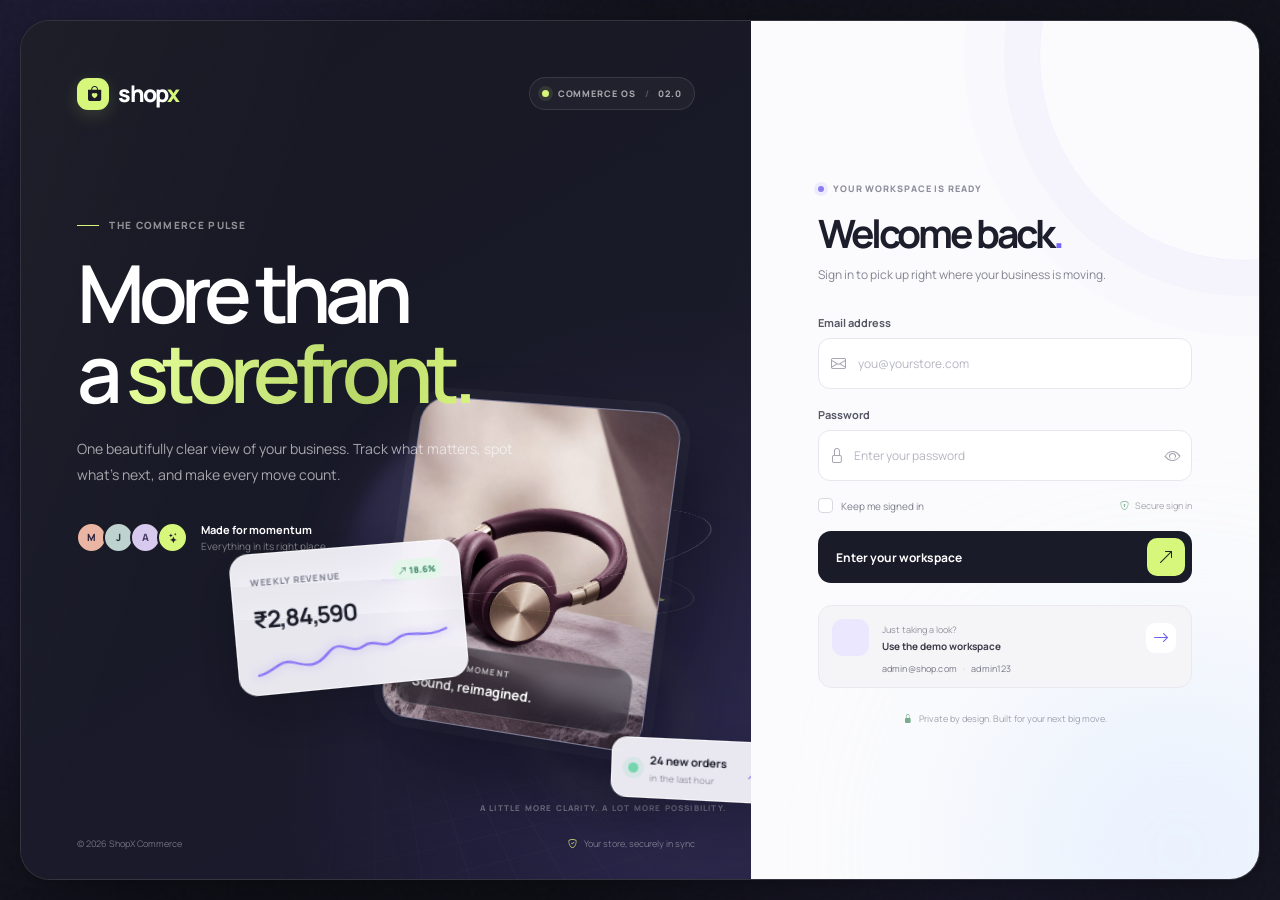
<file: index.html>
<!DOCTYPE html>
<html lang="en">
<head>
    <meta charset="UTF-8">
    <meta name="viewport" content="width=device-width, initial-scale=1.0">
    <meta name="theme-color" content="#11121b">
    <meta name="description" content="ShopX brings every part of your store into focus.">
    <title>ShopX — Commerce, in focus</title>
    <link rel="preconnect" href="https://fonts.googleapis.com">
    <link rel="preconnect" href="https://fonts.gstatic.com" crossorigin>
    <link href="https://fonts.googleapis.com/css2?family=Manrope:wght@400;500;600;700;800&display=swap" rel="stylesheet">
    <link href="https://cdn.jsdelivr.net/npm/bootstrap-icons@1.11.3/font/bootstrap-icons.css" rel="stylesheet">
    <link href="css/style.css" rel="stylesheet">
</head>
<body class="login-body">
    <div class="login-noise" aria-hidden="true"></div>
    <div class="login-shell">
        <section class="login-story" aria-labelledby="story-title">
            <div class="story-topline">
                <a class="brand brand-light" href="index.html" aria-label="ShopX home">
                    <span class="brand-mark"><i class="bi bi-bag-heart-fill" aria-hidden="true"></i></span>
                    <span>shop<span class="brand-accent">x</span></span>
                </a>
                <span class="workspace-chip"><span class="status-dot"></span> COMMERCE OS <span class="chip-divider">/</span> 02.0</span>
            </div>

            <div class="story-content">
                <p class="eyebrow"><span class="eyebrow-rule"></span> THE COMMERCE PULSE</p>
                <h1 id="story-title">More than<br>a <span>storefront.</span></h1>
                <p class="story-description">One beautifully clear view of your business. Track what matters, spot what’s next, and make every move count.</p>
                <div class="story-proof">
                    <div class="proof-avatars" aria-hidden="true">
                        <span class="proof-avatar proof-avatar-one">M</span>
                        <span class="proof-avatar proof-avatar-two">J</span>
                        <span class="proof-avatar proof-avatar-three">A</span>
                        <span class="proof-avatar proof-avatar-four"><i class="bi bi-stars"></i></span>
                    </div>
                    <div><strong>Made for momentum</strong><span>Everything in its right place.</span></div>
                </div>
            </div>

            <div class="login-stage" aria-hidden="true">
                <div class="stage-grid"></div>
                <div class="stage-aura stage-aura-one"></div>
                <div class="stage-aura stage-aura-two"></div>
                <div class="stage-orbit stage-orbit-one"><span></span></div>
                <div class="stage-orbit stage-orbit-two"><span></span></div>
                <div class="stage-object">
                    <div class="stage-object-rim"></div>
                    <img src="assets/shopx-headphones.jpg" alt="">
                    <div class="stage-object-label"><span>SHOP THE MOMENT</span><strong>Sound, reimagined.</strong></div>
                </div>
                <div class="stage-insight-card">
                    <div class="stage-insight-top"><span>WEEKLY REVENUE</span><span class="insight-growth"><i class="bi bi-arrow-up-right"></i> 18.6%</span></div>
                    <strong>₹2,84,590</strong>
                    <svg viewBox="0 0 160 42" preserveAspectRatio="none">
                        <path class="sparkline-shadow" d="M1 34 C15 31 18 19 30 24 S48 31 59 17 S77 22 88 14 S105 21 116 10 S140 13 159 3"></path>
                        <path class="sparkline-line" d="M1 34 C15 31 18 19 30 24 S48 31 59 17 S77 22 88 14 S105 21 116 10 S140 13 159 3"></path>
                    </svg>
                </div>
                <div class="stage-order-pill"><span class="pill-pulse"></span><span><strong>24 new orders</strong><small>in the last hour</small></span><i class="bi bi-arrow-up-right"></i></div>
                <div class="stage-caption">A LITTLE MORE CLARITY. A LOT MORE POSSIBILITY.</div>
            </div>

            <div class="story-footer"><span>© 2026 ShopX Commerce</span><span><i class="bi bi-shield-check"></i> Your store, securely in sync</span></div>
        </section>

        <section class="login-panel" aria-labelledby="login-title">
            <div class="login-panel-inner">
                <a class="brand brand-dark mobile-brand" href="index.html" aria-label="ShopX home">
                    <span class="brand-mark"><i class="bi bi-bag-heart-fill" aria-hidden="true"></i></span>
                    <span>shop<span class="brand-accent">x</span></span>
                </a>
                <div class="login-heading">
                    <span class="login-kicker"><span class="login-kicker-dot"></span> YOUR WORKSPACE IS READY</span>
                    <h2 id="login-title">Welcome back<span>.</span></h2>
                    <p>Sign in to pick up right where your business is moving.</p>
                </div>

                <div id="login-alert" class="login-alert" role="alert" aria-live="polite" hidden>
                    <i class="bi bi-exclamation-circle-fill" aria-hidden="true"></i>
                    <span>That email and password don’t match. Try the demo details below.</span>
                </div>

                <form id="login-form" class="login-form">
                    <div class="field-group">
                        <label for="email">Email address</label>
                        <div class="field-wrap">
                            <i class="bi bi-envelope" aria-hidden="true"></i>
                            <input type="email" id="email" name="email" placeholder="you@yourstore.com" autocomplete="username" required>
                        </div>
                    </div>
                    <div class="field-group">
                        <label for="password">Password</label>
                        <div class="field-wrap">
                            <i class="bi bi-lock" aria-hidden="true"></i>
                            <input type="password" id="password" name="password" placeholder="Enter your password" autocomplete="current-password" required>
                            <button class="password-toggle" id="passwordToggle" type="button" aria-label="Show password"><i class="bi bi-eye" aria-hidden="true"></i></button>
                        </div>
                    </div>
                    <div class="form-options">
                        <label class="check-label"><input type="checkbox" id="remember"><span class="custom-check"><i class="bi bi-check"></i></span> Keep me signed in</label>
                        <span class="secure-note"><i class="bi bi-shield-lock" aria-hidden="true"></i> Secure sign in</span>
                    </div>
                    <button type="submit" class="login-submit">
                        <span class="submit-label">Enter your workspace</span>
                        <span class="submit-icon"><i class="bi bi-arrow-up-right" aria-hidden="true"></i></span>
                    </button>
                </form>

                <div class="demo-access">
                    <div class="demo-icon"><i class="bi bi-sparkles" aria-hidden="true"></i></div>
                    <div class="demo-copy"><span>Just taking a look?</span><strong>Use the demo workspace</strong></div>
                    <button id="demoAutofill" type="button" aria-label="Fill demo credentials"><i class="bi bi-arrow-right" aria-hidden="true"></i></button>
                    <div class="demo-credentials">admin@shop.com <span>·</span> admin123</div>
                </div>

                <p class="login-footnote"><i class="bi bi-lock-fill" aria-hidden="true"></i> Private by design. Built for your next big move.</p>
            </div>
            <div class="panel-glow" aria-hidden="true"></div>
        </section>
    </div>
    <script src="js/login.js"></script>
</body>
</html>
</file>
<file: css/style.css>
/* ShopX — a calmer, clearer commerce workspace */
:root {
    --ink: #1d1e2c;
    --ink-soft: #454657;
    --muted: #858797;
    --muted-light: #a5a6b3;
    --canvas: #f5f5f8;
    --paper: #ffffff;
    --line: #e9e9ef;
    --night: #151620;
    --night-soft: #202130;
    --violet: #7668f5;
    --violet-deep: #594be3;
    --lime: #d7f67c;
    --mint: #75d6ad;
    --orange: #f6a77d;
    --blue: #80a7ff;
    --ease: cubic-bezier(.2, .75, .25, 1);
    font-family: 'Manrope', -apple-system, BlinkMacSystemFont, 'Segoe UI', sans-serif;
    color: var(--ink);
    font-synthesis: none;
    text-rendering: optimizeLegibility;
    -webkit-font-smoothing: antialiased;
    -moz-osx-font-smoothing: grayscale;
}

*,
*::before,
*::after {
    box-sizing: border-box;
}

html {
    scroll-behavior: smooth;
    scroll-padding-top: 96px;
}

body {
    min-width: 320px;
    margin: 0;
    font-family: inherit;
}

button,
input {
    font: inherit;
}

button,
a {
    -webkit-tap-highlight-color: transparent;
}

a {
    color: inherit;
}

button:focus-visible,
a:focus-visible,
input:focus-visible {
    outline: 3px solid rgba(118, 104, 245, .42);
    outline-offset: 3px;
}

/* ---------- Sign in ---------- */
.login-body {
    min-height: 100vh;
    display: grid;
    place-items: center;
    overflow-x: hidden;
    padding: 20px;
    color: #fff;
    background:
        radial-gradient(ellipse at 9% 8%, rgba(95, 83, 197, .17), transparent 33%),
        radial-gradient(ellipse at 78% 94%, rgba(115, 89, 196, .14), transparent 32%),
        #11121b;
    position: relative;
}

.login-body::before,
.login-body::after {
    content: '';
    position: fixed;
    z-index: 0;
    pointer-events: none;
}

.login-body::before {
    inset: 0;
    opacity: .26;
    background-image: linear-gradient(rgba(255, 255, 255, .025) 1px, transparent 1px), linear-gradient(90deg, rgba(255, 255, 255, .025) 1px, transparent 1px);
    background-size: 54px 54px;
    mask-image: linear-gradient(115deg, #000 0%, transparent 78%);
}

.login-body::after {
    width: 500px;
    height: 500px;
    left: -210px;
    top: 35%;
    border-radius: 50%;
    background: rgba(104, 88, 223, .10);
    filter: blur(90px);
}

.login-noise {
    position: fixed;
    inset: 0;
    pointer-events: none;
    z-index: 1;
    opacity: .075;
    background-image: url("data:image/svg+xml,%3Csvg viewBox='0 0 180 180' xmlns='http://www.w3.org/2000/svg'%3E%3Cfilter id='n'%3E%3CfeTurbulence type='fractalNoise' baseFrequency='.92' numOctaves='3' stitchTiles='stitch'/%3E%3C/filter%3E%3Crect width='100%25' height='100%25' filter='url(%23n)' opacity='.32'/%3E%3C/svg%3E");
}

.login-shell {
    isolation: isolate;
    position: relative;
    z-index: 2;
    display: grid;
    grid-template-columns: minmax(0, 1.18fr) minmax(430px, .82fr);
    width: min(1480px, 100%);
    min-height: min(900px, max(720px, calc(100vh - 40px)));
    overflow: hidden;
    border: 1px solid rgba(255, 255, 255, .12);
    border-radius: 30px;
    background: #171822;
    box-shadow: 0 36px 110px rgba(0, 0, 0, .44), 0 2px 10px rgba(0, 0, 0, .16);
    animation: shell-appear .85s var(--ease) both;
}

.login-story {
    position: relative;
    min-width: 0;
    overflow: hidden;
    display: flex;
    flex-direction: column;
    padding: clamp(34px, 4.4vw, 68px);
    background:
        radial-gradient(ellipse at 89% 85%, rgba(88, 76, 180, .21), transparent 43%),
        linear-gradient(148deg, #171822 0%, #191a28 55%, #1c1a31 100%);
}

.login-story::before {
    content: '';
    position: absolute;
    inset: 0;
    pointer-events: none;
    background: linear-gradient(110deg, rgba(255, 255, 255, .027), transparent 33%, transparent 75%, rgba(255, 255, 255, .025));
}

.story-topline,
.brand {
    display: flex;
    align-items: center;
}

.story-topline {
    position: relative;
    z-index: 5;
    justify-content: space-between;
}

.brand {
    width: fit-content;
    gap: 9px;
    text-decoration: none;
    font-size: 23px;
    line-height: 1;
    letter-spacing: -.075em;
    font-weight: 800;
}

.brand-light {
    color: #fff;
}

.brand-dark {
    color: var(--ink);
}

.brand-mark {
    width: 32px;
    height: 32px;
    display: grid;
    place-items: center;
    border-radius: 11px;
    color: #191a25;
    background: var(--lime);
    font-size: 15px;
    box-shadow: 0 5px 18px rgba(215, 246, 124, .16);
}

.brand-accent {
    color: var(--lime);
}

.brand-dark .brand-accent,
.brand-footer .brand-accent {
    color: var(--violet);
}

.workspace-chip,
.eyebrow,
.login-kicker,
.section-eyebrow,
.hero-kicker,
.panel-overline {
    letter-spacing: .13em;
    font-size: 10px;
    font-weight: 800;
}

.workspace-chip {
    display: inline-flex;
    align-items: center;
    gap: 9px;
    padding: 9px 12px;
    color: rgba(255, 255, 255, .6);
    border: 1px solid rgba(255, 255, 255, .11);
    border-radius: 99px;
    background: rgba(255, 255, 255, .035);
    letter-spacing: .1em;
    font-size: 9px;
}

.status-dot,
.eyebrow-live,
.login-kicker-dot,
.hero-kicker-dot,
.footnote-live {
    display: inline-block;
    width: 7px;
    height: 7px;
    flex: 0 0 auto;
    border-radius: 50%;
    background: var(--lime);
    box-shadow: 0 0 0 4px rgba(215, 246, 124, .1);
}

.chip-divider {
    opacity: .35;
}

.story-content {
    position: relative;
    z-index: 3;
    max-width: 620px;
    margin-top: clamp(66px, 12vh, 132px);
    animation: content-rise .8s .1s var(--ease) both;
}

.eyebrow {
    display: flex;
    align-items: center;
    gap: 10px;
    margin: 0 0 21px;
    color: rgba(255, 255, 255, .52);
}

.eyebrow-rule {
    width: 22px;
    height: 1px;
    background: var(--lime);
}

.story-content h1 {
    margin: 0;
    font-size: clamp(3.35rem, 6.25vw, 6.1rem);
    line-height: .99;
    letter-spacing: -.083em;
    font-weight: 600;
}

.story-content h1 span {
    color: #d3f27e;
    background: linear-gradient(100deg, #e6ff9c, #b8d867 70%, #d9f57f);
    background-clip: text;
    -webkit-text-fill-color: transparent;
}

.story-description {
    max-width: 445px;
    margin: 24px 0 0;
    color: rgba(255, 255, 255, .61);
    font-size: 14px;
    line-height: 1.9;
}

.story-proof {
    display: flex;
    align-items: center;
    gap: 13px;
    margin-top: 33px;
}

.proof-avatars {
    display: flex;
    padding-left: 3px;
}

.proof-avatar {
    width: 31px;
    height: 31px;
    margin-left: -4px;
    display: grid;
    place-items: center;
    border: 2px solid #1a1b27;
    border-radius: 50%;
    color: #2c2540;
    font-size: 10px;
    font-weight: 800;
    background: #eab6a3;
}

.proof-avatar-two { background: #bed2d0; color: #263b39; }
.proof-avatar-three { background: #d7caee; color: #493d66; }
.proof-avatar-four { color: #20212a; background: var(--lime); }

.story-proof > div:last-child {
    display: grid;
    gap: 2px;
}

.story-proof strong {
    font-size: 11px;
    font-weight: 700;
}

.story-proof > div:last-child span {
    color: rgba(255, 255, 255, .43);
    font-size: 10px;
}

.login-stage {
    position: absolute;
    z-index: 2;
    right: -1.5%;
    bottom: 68px;
    width: min(610px, 69%);
    height: 48%;
    min-height: 300px;
    perspective: 1000px;
    transform-style: preserve-3d;
    animation: stage-appear 1.1s .18s var(--ease) both;
}

.stage-grid {
    position: absolute;
    inset: 0 -10% -12% 0;
    opacity: .2;
    background-image: linear-gradient(rgba(255, 255, 255, .13) 1px, transparent 1px), linear-gradient(90deg, rgba(255, 255, 255, .13) 1px, transparent 1px);
    background-size: 42px 42px;
    transform: perspective(600px) rotateX(61deg) rotateZ(-20deg) translateY(34%);
    transform-origin: bottom;
    mask-image: radial-gradient(ellipse, #000 0%, transparent 71%);
}

.stage-aura {
    position: absolute;
    border-radius: 50%;
    filter: blur(7px);
    transform-style: preserve-3d;
}

.stage-aura-one {
    width: 310px;
    height: 310px;
    top: 4%;
    right: 21%;
    background: radial-gradient(circle at 35% 30%, rgba(188, 173, 255, .24), rgba(121, 95, 251, .08) 39%, transparent 70%);
    box-shadow: inset -18px -24px 45px rgba(111, 90, 214, .12), 0 0 70px rgba(111, 90, 214, .08);
    animation: aura-breathe 6s ease-in-out infinite alternate;
}

.stage-aura-two {
    width: 154px;
    height: 154px;
    right: 15%;
    bottom: 4%;
    border: 1px solid rgba(215, 246, 124, .2);
    box-shadow: 0 0 54px rgba(215, 246, 124, .08), inset 0 0 36px rgba(215, 246, 124, .045);
    transform: translateZ(-30px);
}

.stage-orbit {
    position: absolute;
    z-index: 2;
    top: 10%;
    right: 4%;
    width: 390px;
    height: 210px;
    border: 1px solid rgba(227, 222, 255, .3);
    border-radius: 50%;
    transform-style: preserve-3d;
    transform: rotateX(68deg) rotateZ(-31deg);
    animation: orbit-drift 12s linear infinite;
}

.stage-orbit-two {
    top: 23%;
    right: 13%;
    width: 315px;
    height: 170px;
    opacity: .58;
    border-color: rgba(215, 246, 124, .3);
    transform: rotateX(70deg) rotateZ(27deg);
    animation-duration: 17s;
    animation-direction: reverse;
}

.stage-orbit span {
    position: absolute;
    top: 50%;
    left: 4%;
    width: 10px;
    height: 10px;
    border-radius: 50%;
    background: #eee6ff;
    box-shadow: 0 0 18px #a79aff;
}

.stage-orbit-two span {
    left: auto;
    right: 8%;
    width: 7px;
    height: 7px;
    background: var(--lime);
    box-shadow: 0 0 15px rgba(215, 246, 124, .9);
}

.stage-object {
    position: absolute;
    z-index: 4;
    top: 4%;
    right: 19%;
    width: clamp(190px, 21vw, 255px);
    height: clamp(235px, 29vw, 315px);
    overflow: hidden;
    border: 1px solid rgba(255, 255, 255, .34);
    border-radius: 27px;
    background: #403d61;
    box-shadow: 28px 38px 72px rgba(0, 0, 0, .4), 0 0 0 9px rgba(255, 255, 255, .035), inset 0 1px 0 rgba(255, 255, 255, .35);
    transform: rotateY(-14deg) rotateX(4deg) rotateZ(7deg) translateZ(55px);
    transform-style: preserve-3d;
    animation: object-float 6.5s ease-in-out infinite;
}

.stage-object::before {
    content: '';
    position: absolute;
    z-index: 2;
    inset: 0;
    pointer-events: none;
    background: linear-gradient(148deg, rgba(255, 255, 255, .21), transparent 34%, transparent 68%, rgba(10, 8, 25, .36));
}

.stage-object img {
    display: block;
    width: 100%;
    height: 100%;
    object-fit: cover;
    filter: saturate(.82) contrast(1.04);
}

.stage-object-label {
    position: absolute;
    z-index: 3;
    right: 13px;
    bottom: 13px;
    left: 13px;
    display: grid;
    gap: 4px;
    padding: 13px 14px;
    border: 1px solid rgba(255, 255, 255, .2);
    border-radius: 15px;
    color: #fff;
    background: rgba(22, 22, 31, .45);
    backdrop-filter: blur(12px);
}

.stage-object-label span {
    color: rgba(255, 255, 255, .68);
    font-size: 8px;
    font-weight: 800;
    letter-spacing: .15em;
}

.stage-object-label strong {
    font-size: 13px;
    letter-spacing: -.02em;
}

.stage-insight-card,
.stage-order-pill {
    position: absolute;
    z-index: 5;
    border: 1px solid rgba(255, 255, 255, .65);
    color: var(--ink);
    background: rgba(250, 249, 255, .92);
    box-shadow: 0 18px 45px rgba(7, 7, 16, .27);
    backdrop-filter: blur(18px);
}

.stage-insight-card {
    top: 37%;
    left: 1%;
    width: 206px;
    padding: 15px 16px 10px;
    border-radius: 17px;
    transform: translateZ(95px) rotateY(8deg) rotateZ(-5deg);
    animation: float-slow 5s 1s ease-in-out infinite;
}

.stage-insight-top {
    display: flex;
    justify-content: space-between;
    align-items: center;
    color: #818292;
    font-size: 8px;
    font-weight: 800;
    letter-spacing: .09em;
}

.insight-growth {
    padding: 4px 6px;
    border-radius: 99px;
    color: #348565;
    background: #e4f6e9;
    letter-spacing: 0;
    font-size: 8px;
}

.stage-insight-card > strong {
    display: block;
    margin-top: 10px;
    font-size: 21px;
    letter-spacing: -.06em;
}

.stage-insight-card svg {
    display: block;
    width: 100%;
    height: 37px;
    margin-top: 6px;
    overflow: visible;
}

.stage-insight-card svg path {
    fill: none;
    stroke: #8a78f6;
    stroke-width: 2.4;
    stroke-linecap: round;
    stroke-dasharray: 240;
    stroke-dashoffset: 240;
    animation: draw-line 1.6s .65s var(--ease) forwards;
}

.stage-insight-card svg .sparkline-shadow {
    stroke: rgba(138, 120, 246, .13);
    stroke-width: 9;
    filter: blur(4px);
    stroke-dashoffset: 0;
}

.stage-order-pill {
    right: 3%;
    bottom: 8%;
    display: flex;
    align-items: center;
    gap: 10px;
    padding: 12px 14px;
    border-radius: 14px;
    transform: translateZ(115px) rotateY(-5deg) rotateZ(2deg);
    animation: float-slow 5.8s .4s ease-in-out infinite reverse;
}

.pill-pulse,
.orders-pulse {
    width: 9px;
    height: 9px;
    flex: 0 0 auto;
    border-radius: 50%;
    background: #75d6ad;
    box-shadow: 0 0 0 5px rgba(117, 214, 173, .15);
}

.stage-order-pill > span:nth-child(2) {
    display: grid;
    gap: 3px;
}

.stage-order-pill strong {
    font-size: 10px;
}

.stage-order-pill small {
    color: #8c8d99;
    font-size: 8px;
}

.stage-order-pill > i {
    margin-left: 8px;
    color: #6c5feb;
    font-size: 13px;
}

.stage-caption {
    position: absolute;
    right: 7%;
    bottom: -2px;
    color: rgba(255, 255, 255, .35);
    font-size: 8px;
    font-weight: 800;
    letter-spacing: .15em;
}

.story-footer {
    position: absolute;
    z-index: 5;
    right: clamp(34px, 4.4vw, 68px);
    bottom: 29px;
    left: clamp(34px, 4.4vw, 68px);
    display: flex;
    justify-content: space-between;
    gap: 12px;
    color: rgba(255, 255, 255, .39);
    font-size: 9px;
}

.story-footer i {
    margin-right: 5px;
    color: var(--lime);
}

.login-panel {
    position: relative;
    z-index: 4;
    display: flex;
    align-items: center;
    justify-content: center;
    min-width: 0;
    overflow: hidden;
    padding: clamp(34px, 5.2vw, 76px);
    color: var(--ink);
    background: #fbfbfd;
}

.login-panel::before {
    content: '';
    position: absolute;
    top: -170px;
    right: -190px;
    width: 410px;
    height: 410px;
    border: 1px solid rgba(118, 104, 245, .08);
    border-radius: 50%;
    box-shadow: 0 0 0 35px rgba(118, 104, 245, .025), 0 0 0 75px rgba(118, 104, 245, .018);
    pointer-events: none;
}

.panel-glow {
    position: absolute;
    right: -120px;
    bottom: -170px;
    width: 400px;
    height: 400px;
    border-radius: 50%;
    background: rgba(211, 230, 255, .4);
    filter: blur(90px);
    pointer-events: none;
}

.login-panel-inner {
    position: relative;
    z-index: 2;
    width: min(405px, 100%);
    margin: auto;
    animation: content-rise .75s .2s var(--ease) both;
}

.mobile-brand {
    display: none;
    margin-bottom: 42px;
}

.login-heading {
    margin-bottom: 30px;
}

.login-kicker {
    display: inline-flex;
    align-items: center;
    gap: 9px;
    color: #8c8c9c;
    font-size: 9px;
    letter-spacing: .1em;
}

.login-kicker-dot {
    width: 6px;
    height: 6px;
    background: #8b7cf4;
    box-shadow: 0 0 0 4px rgba(118, 104, 245, .1);
}

.login-heading h2 {
    margin: 14px 0 8px;
    font-size: clamp(31px, 3.2vw, 39px);
    line-height: 1.16;
    letter-spacing: -.075em;
    font-weight: 700;
}

.login-heading h2 span {
    color: var(--violet);
}

.login-heading p {
    margin: 0;
    color: #858593;
    font-size: 12px;
    line-height: 1.75;
}

.login-alert {
    display: flex;
    align-items: flex-start;
    gap: 9px;
    margin: -12px 0 18px;
    padding: 11px 13px;
    border: 1px solid #ffd8d1;
    border-radius: 12px;
    color: #9f493e;
    background: #fff3f0;
    font-size: 11px;
    line-height: 1.55;
}

.login-alert[hidden] {
    display: none;
}

.login-alert i {
    margin-top: 1px;
    font-size: 13px;
}

.login-form {
    display: grid;
    gap: 18px;
}

.field-group {
    display: grid;
    gap: 8px;
}

.field-group > label {
    color: #565766;
    font-size: 11px;
    font-weight: 700;
}

.field-wrap {
    position: relative;
    display: flex;
    align-items: center;
    height: 51px;
    border: 1px solid #e7e7ed;
    border-radius: 12px;
    background: #fff;
    transition: border-color .2s ease, box-shadow .2s ease, transform .2s ease;
}

.field-wrap:focus-within {
    border-color: #9a8ef6;
    box-shadow: 0 0 0 4px rgba(118, 104, 245, .1);
}

.field-wrap > i:first-child {
    width: 44px;
    display: grid;
    place-items: center;
    color: #a2a3b0;
    font-size: 15px;
}

.field-wrap input {
    width: 100%;
    min-width: 0;
    height: 100%;
    padding: 0 12px 0 0;
    border: 0;
    outline: 0;
    color: var(--ink);
    background: transparent;
    font-size: 12px;
}

.field-wrap input::placeholder {
    color: #b5b6c1;
}

.field-wrap input:focus-visible {
    outline: 0;
}

.password-toggle {
    width: 42px;
    height: 100%;
    border: 0;
    color: #a2a3b0;
    background: transparent;
    cursor: pointer;
}

.password-toggle:hover {
    color: var(--violet);
}

.form-options {
    display: flex;
    align-items: center;
    justify-content: space-between;
    gap: 12px;
    margin-top: -1px;
}

.check-label {
    display: inline-flex;
    align-items: center;
    gap: 8px;
    color: #7e7f8d;
    font-size: 10px;
    cursor: pointer;
}

.check-label input {
    position: absolute;
    width: 1px;
    height: 1px;
    opacity: 0;
}

.custom-check {
    width: 15px;
    height: 15px;
    display: grid;
    place-items: center;
    border: 1px solid #d9d9e1;
    border-radius: 4px;
    color: transparent;
    background: #fff;
    transition: all .18s ease;
}

.custom-check i {
    font-size: 10px;
}

.check-label input:checked + .custom-check {
    border-color: var(--violet);
    color: #fff;
    background: var(--violet);
}

.check-label input:focus-visible + .custom-check {
    outline: 3px solid rgba(118, 104, 245, .3);
    outline-offset: 2px;
}

.secure-note {
    color: #a4a4af;
    font-size: 9px;
}

.secure-note i {
    margin-right: 4px;
    color: #73ae8d;
}

.login-submit {
    min-height: 52px;
    display: flex;
    align-items: center;
    justify-content: space-between;
    padding: 6px 7px 6px 18px;
    border: 0;
    border-radius: 13px;
    color: #fff;
    background: #1a1b28;
    cursor: pointer;
    font-size: 12px;
    font-weight: 700;
    transition: transform .24s var(--ease), box-shadow .24s ease, background .2s ease;
}

.login-submit:hover:not(:disabled) {
    transform: translateY(-2px);
    background: #27283a;
    box-shadow: 0 12px 24px rgba(32, 32, 52, .19);
}

.login-submit:disabled {
    cursor: wait;
    opacity: .82;
}

.submit-icon.is-spinning i {
    animation: icon-spin 1s linear infinite;
}

.submit-icon {
    width: 38px;
    height: 38px;
    display: grid;
    place-items: center;
    border-radius: 10px;
    color: #20212b;
    background: var(--lime);
    font-size: 16px;
    transition: transform .2s ease;
}

.login-submit:hover:not(:disabled) .submit-icon {
    transform: rotate(45deg);
}

.demo-access {
    display: grid;
    grid-template-columns: 39px minmax(0, 1fr) 32px;
    grid-template-rows: auto auto;
    align-items: center;
    column-gap: 11px;
    row-gap: 6px;
    margin-top: 22px;
    padding: 13px 13px 12px;
    border: 1px solid #e9e9ef;
    border-radius: 14px;
    background: #f5f5f8;
}

.demo-icon {
    width: 37px;
    height: 37px;
    display: grid;
    grid-row: 1;
    grid-column: 1;
    place-items: center;
    border-radius: 11px;
    color: #6b5de7;
    background: #eae7ff;
    font-size: 15px;
}

.demo-copy {
    display: grid;
    gap: 3px;
    grid-row: 1;
    grid-column: 2;
}

.demo-copy span {
    color: #92929f;
    font-size: 9px;
}

.demo-copy strong {
    color: #3c3c4b;
    font-size: 10px;
}

.demo-access > button {
    width: 30px;
    height: 30px;
    display: grid;
    grid-row: 1;
    grid-column: 3;
    place-items: center;
    border: 0;
    border-radius: 9px;
    color: #6d5fe9;
    background: #fff;
    cursor: pointer;
    transition: transform .2s ease, background .2s ease;
}

.demo-access > button:hover {
    transform: translateX(2px);
    background: #eceaff;
}

.demo-credentials {
    grid-row: 2;
    grid-column: 2 / 4;
    color: #777887;
    font-size: 9px;
    letter-spacing: .015em;
}

.demo-credentials span {
    padding: 0 4px;
    color: #b1b1bc;
}

.login-footnote {
    display: flex;
    align-items: center;
    justify-content: center;
    gap: 7px;
    margin: 24px 0 0;
    color: #a2a2ae;
    font-size: 9px;
}

.login-footnote i {
    color: #78ac8c;
}

.login-form.is-shaking {
    animation: shake-x .42s ease;
}

/* ---------- Store dashboard ---------- */
.dashboard-body {
    min-height: 100vh;
    color: var(--ink);
    background:
        radial-gradient(ellipse at 98% 0%, rgba(118, 104, 245, .04), transparent 30%),
        var(--canvas);
}

.scroll-progress {
    position: fixed;
    z-index: 2000;
    top: 0;
    right: 0;
    left: 0;
    height: 3px;
    pointer-events: none;
    background: transparent;
}

.scroll-progress span {
    display: block;
    width: 0;
    height: 100%;
    background: linear-gradient(90deg, var(--violet), #a68bff 48%, var(--lime));
    box-shadow: 0 0 12px rgba(118, 104, 245, .45);
    transition: width .12s linear;
}

.sidebar {
    position: fixed;
    z-index: 110;
    top: 0;
    bottom: 0;
    left: 0;
    width: 248px;
    display: flex;
    flex-direction: column;
    padding: 24px 16px 15px;
    border-right: 1px solid rgba(255, 255, 255, .04);
    color: #fff;
    background: #171822;
    box-shadow: 14px 0 40px rgba(22, 22, 34, .035);
    transition: transform .36s var(--ease);
}

.sidebar-top {
    display: flex;
    align-items: center;
    justify-content: space-between;
    padding: 0 8px;
}

.sidebar .brand {
    font-size: 23px;
}

.brand-os {
    margin: 3px 0 0 1px;
    padding: 4px 5px;
    border: 1px solid rgba(255, 255, 255, .14);
    border-radius: 5px;
    color: rgba(255, 255, 255, .48);
    font-size: 7px;
    letter-spacing: .13em;
}

.sidebar-close {
    display: none;
    width: 35px;
    height: 35px;
    border: 0;
    border-radius: 10px;
    color: rgba(255, 255, 255, .65);
    background: rgba(255, 255, 255, .07);
    cursor: pointer;
}

.workspace-switcher {
    width: 100%;
    display: flex;
    align-items: center;
    gap: 10px;
    margin-top: 39px;
    padding: 10px;
    border: 1px solid rgba(255, 255, 255, .095);
    border-radius: 13px;
    text-align: left;
    color: #fff;
    background: rgba(255, 255, 255, .045);
    cursor: pointer;
    transition: background .2s ease, border-color .2s ease;
}

.workspace-switcher:hover {
    border-color: rgba(255, 255, 255, .16);
    background: rgba(255, 255, 255, .075);
}

.workspace-avatar {
    width: 34px;
    height: 34px;
    display: grid;
    place-items: center;
    border-radius: 10px;
    color: #242234;
    background: linear-gradient(145deg, #f0f4c6, #d3e578);
    font-size: 14px;
}

.workspace-info {
    min-width: 0;
    display: grid;
    flex: 1;
    gap: 3px;
}

.workspace-info strong {
    overflow: hidden;
    font-size: 10px;
    font-weight: 700;
    text-overflow: ellipsis;
    white-space: nowrap;
}

.workspace-info small {
    color: rgba(255, 255, 255, .43);
    font-size: 8px;
}

.switcher-icon {
    color: rgba(255, 255, 255, .4);
    font-size: 12px;
}

.sidebar-label {
    margin: 31px 11px 10px;
    color: rgba(255, 255, 255, .32);
    font-size: 8px;
    font-weight: 800;
    letter-spacing: .16em;
}

.sidebar-label-spaced {
    margin-top: 28px;
}

.sidebar-nav {
    display: grid;
    gap: 4px;
}

.sidebar-nav a {
    position: relative;
    min-height: 43px;
    display: flex;
    align-items: center;
    gap: 12px;
    padding: 0 12px;
    border: 1px solid transparent;
    border-radius: 11px;
    color: rgba(255, 255, 255, .56);
    text-decoration: none;
    font-size: 10px;
    font-weight: 600;
    transition: color .2s ease, background .2s ease, transform .2s ease, border-color .2s ease;
}

.sidebar-nav a > i {
    width: 16px;
    color: rgba(255, 255, 255, .48);
    font-size: 15px;
    text-align: center;
    transition: color .2s ease, transform .2s ease;
}

.sidebar-nav a:hover {
    transform: translateX(2px);
    color: #fff;
    background: rgba(255, 255, 255, .055);
}

.sidebar-nav a:hover > i {
    color: #dceba7;
    transform: scale(1.08);
}

.sidebar-nav a.active {
    border-color: rgba(215, 246, 124, .1);
    color: #fff;
    background: linear-gradient(100deg, rgba(215, 246, 124, .13), rgba(215, 246, 124, .055));
}

.sidebar-nav a.active > i {
    color: var(--lime);
}

.nav-indicator {
    position: absolute;
    top: 50%;
    right: 0;
    width: 3px;
    height: 19px;
    border-radius: 4px 0 0 4px;
    background: var(--lime);
    box-shadow: 0 0 12px rgba(215, 246, 124, .5);
    transform: translateY(-50%);
}

.nav-count {
    min-width: 21px;
    height: 20px;
    display: grid;
    place-items: center;
    margin-left: auto;
    border-radius: 7px;
    color: #1b1c25;
    background: var(--lime);
    font-size: 8px;
    font-weight: 800;
}

.sidebar-nav-secondary a {
    min-height: 40px;
}

.sidebar-bottom {
    margin-top: auto;
}

.sidebar-help-card {
    position: relative;
    overflow: hidden;
    display: grid;
    gap: 6px;
    margin: 0 2px 14px;
    padding: 15px 13px 13px;
    border: 1px solid rgba(255, 255, 255, .09);
    border-radius: 13px;
    background: linear-gradient(145deg, rgba(113, 101, 226, .19), rgba(255, 255, 255, .035));
}

.help-orbit {
    position: absolute;
    top: -22px;
    right: -11px;
    width: 68px;
    height: 68px;
    display: grid;
    place-items: center;
    border: 1px solid rgba(215, 246, 124, .15);
    border-radius: 50%;
    color: var(--lime);
    font-size: 17px;
    box-shadow: 0 0 0 9px rgba(215, 246, 124, .025), 0 0 0 19px rgba(215, 246, 124, .02);
}

.sidebar-help-card > strong {
    position: relative;
    color: #fff;
    font-size: 10px;
}

.sidebar-help-card > span:not(.help-orbit) {
    color: rgba(255, 255, 255, .48);
    font-size: 8px;
}

.sidebar-help-card a {
    width: fit-content;
    display: inline-flex;
    align-items: center;
    gap: 7px;
    margin-top: 4px;
    color: #d7f67c;
    text-decoration: none;
    font-size: 8px;
    font-weight: 700;
}

.sidebar-help-card a:hover i {
    transform: translate(2px, -2px);
}

.sidebar-help-card a i {
    transition: transform .2s ease;
}

.logout-link {
    min-height: 41px;
    display: flex;
    align-items: center;
    gap: 10px;
    padding: 0 10px;
    border-top: 1px solid rgba(255, 255, 255, .08);
    color: rgba(255, 255, 255, .57);
    text-decoration: none;
    font-size: 9px;
    font-weight: 600;
    transition: color .2s ease;
}

.logout-link:hover {
    color: #fff;
}

.logout-icon {
    width: 24px;
    height: 24px;
    display: grid;
    place-items: center;
    border-radius: 8px;
    color: #e7a5a5;
    background: rgba(229, 119, 119, .1);
}

.logout-shortcut {
    margin-left: auto;
    color: rgba(255, 255, 255, .29);
}

.main-content {
    min-height: 100vh;
    margin-left: 248px;
    transition: margin-left .3s ease;
}

.top-navbar {
    position: sticky;
    z-index: 90;
    top: 0;
    min-height: 72px;
    display: flex;
    align-items: center;
    justify-content: space-between;
    gap: 20px;
    padding: 0 clamp(22px, 3.4vw, 48px);
    border-bottom: 1px solid rgba(229, 229, 236, .78);
    background: rgba(248, 248, 250, .86);
    backdrop-filter: blur(18px);
    transition: box-shadow .25s ease, background .25s ease;
}

.top-navbar.is-scrolled {
    background: rgba(248, 248, 250, .96);
    box-shadow: 0 8px 24px rgba(27, 28, 41, .045);
}

.nav-leading,
.nav-right,
.breadcrumbs {
    display: flex;
    align-items: center;
}

.nav-leading {
    min-width: 0;
    gap: 14px;
}

.breadcrumbs {
    gap: 10px;
    color: #9b9ca9;
    font-size: 9px;
    font-weight: 800;
    letter-spacing: .12em;
    white-space: nowrap;
}

.breadcrumbs i {
    color: #c4c4ce;
    font-size: 9px;
}

.breadcrumbs strong {
    color: #555666;
    font-weight: 800;
}

.nav-right {
    gap: 18px;
}

.search-bar {
    width: min(255px, 23vw);
    height: 38px;
    display: flex;
    align-items: center;
    gap: 9px;
    padding: 0 9px 0 12px;
    border: 1px solid #e8e8ee;
    border-radius: 10px;
    color: #9b9ca9;
    background: rgba(255, 255, 255, .75);
    transition: border-color .2s ease, box-shadow .2s ease, width .25s ease;
}

.search-bar:focus-within {
    width: min(300px, 28vw);
    border-color: #b9b1fc;
    box-shadow: 0 0 0 3px rgba(118, 104, 245, .08);
}

.search-bar > i {
    flex: 0 0 auto;
    font-size: 13px;
}

.search-bar input {
    width: 100%;
    min-width: 0;
    padding: 0;
    border: 0;
    outline: 0;
    color: #464757;
    background: transparent;
    font-size: 9px;
}

.search-bar input:focus-visible {
    outline: 0;
}

.search-bar input::placeholder {
    color: #a2a3ae;
}

.search-bar input::-webkit-search-cancel-button {
    cursor: pointer;
}

.search-bar kbd {
    min-width: 18px;
    height: 19px;
    display: grid;
    place-items: center;
    border: 1px solid #e8e8ee;
    border-radius: 5px;
    color: #9c9ca7;
    background: #f8f8fa;
    font-family: inherit;
    font-size: 9px;
}

.nav-divider {
    width: 1px;
    height: 25px;
    background: #e5e5eb;
}

.icon-button {
    position: relative;
    width: 36px;
    height: 36px;
    display: grid;
    place-items: center;
    border: 1px solid transparent;
    border-radius: 10px;
    color: #707181;
    background: transparent;
    cursor: pointer;
    font-size: 16px;
    transition: color .2s ease, background .2s ease, border-color .2s ease;
}

.icon-button:hover {
    border-color: #e9e8f4;
    color: var(--violet);
    background: #fff;
}

.notification-dot {
    position: absolute;
    top: 7px;
    right: 7px;
    width: 6px;
    height: 6px;
    border: 1.5px solid #f8f8fa;
    border-radius: 50%;
    background: #f18775;
}

.user-profile {
    display: flex;
    align-items: center;
    gap: 9px;
    padding: 3px 0 3px 4px;
    border: 0;
    text-align: left;
    background: transparent;
    cursor: pointer;
}

.user-avatar {
    width: 35px;
    height: 35px;
    display: grid;
    place-items: center;
    border: 2px solid #fff;
    border-radius: 12px;
    color: #443c76;
    background: linear-gradient(145deg, #d6d0f5, #b6d5ca);
    box-shadow: 0 2px 6px rgba(39, 39, 53, .11);
    font-size: 9px;
    font-weight: 800;
}

.user-info {
    display: grid;
    gap: 3px;
}

.user-info strong {
    color: #454656;
    font-size: 9px;
    font-weight: 800;
}

.user-info small {
    color: #9a9ba7;
    font-size: 8px;
}

.profile-chevron {
    margin-left: 5px;
    color: #a4a5b0;
    font-size: 10px;
}

.mobile-toggle {
    display: none;
    width: 37px;
    height: 37px;
    border: 1px solid #e8e8ee;
    border-radius: 10px;
    color: #515263;
    background: #fff;
    cursor: pointer;
    font-size: 18px;
}

.dashboard-container {
    width: min(1600px, 100%);
    margin: 0 auto;
    padding: 31px clamp(22px, 3.4vw, 48px) 22px;
}

.page-heading {
    display: flex;
    align-items: flex-end;
    justify-content: space-between;
    gap: 24px;
    margin-bottom: 25px;
}

.section-eyebrow {
    display: flex;
    align-items: center;
    gap: 8px;
    margin: 0 0 11px;
    color: #999aa8;
    font-size: 8px;
    letter-spacing: .14em;
}

.eyebrow-live {
    width: 6px;
    height: 6px;
    background: #88cba9;
    box-shadow: 0 0 0 3px rgba(117, 214, 173, .12);
}

.eyebrow-separator {
    color: #c9c9d2;
}

.page-heading h1 {
    margin: 0;
    color: #242534;
    font-size: clamp(25px, 2.2vw, 31px);
    font-weight: 700;
    letter-spacing: -.065em;
    line-height: 1.2;
}

.heading-wave {
    display: inline-block;
    margin-left: 7px;
    color: #a58cfc;
    font-size: .65em;
    animation: wave-turn 8s ease-in-out infinite;
}

.heading-subtitle {
    margin: 9px 0 0;
    color: #8e8f9d;
    font-size: 10px;
}

.heading-subtitle strong {
    color: #646575;
    font-weight: 700;
}

.heading-actions {
    display: flex;
    align-items: center;
    gap: 9px;
}

.period-label {
    height: 39px;
    display: flex;
    align-items: center;
    gap: 9px;
    padding: 0 12px;
    border: 1px solid #e7e7ed;
    border-radius: 10px;
    color: #737483;
    background: rgba(255, 255, 255, .7);
    font-size: 9px;
    font-weight: 600;
}

.period-label > i:first-child {
    color: #9a8df3;
    font-size: 12px;
}

.period-label > i:last-child {
    color: #a9a9b4;
    font-size: 9px;
}

.button-primary {
    min-height: 39px;
    display: inline-flex;
    align-items: center;
    justify-content: center;
    gap: 8px;
    padding: 0 14px;
    border: 1px solid #20212f;
    border-radius: 10px;
    color: #fff;
    background: #20212f;
    cursor: pointer;
    font-size: 9px;
    font-weight: 700;
    transition: transform .2s var(--ease), background .2s ease, box-shadow .2s ease;
}

.button-primary:hover {
    transform: translateY(-2px);
    background: #37374a;
    box-shadow: 0 8px 18px rgba(36, 36, 54, .15);
}

.button-primary i {
    font-size: 12px;
}

/* 3D sales hero */
.hero-banner {
    position: relative;
    isolation: isolate;
    min-height: 300px;
    display: flex;
    align-items: center;
    overflow: hidden;
    border: 1px solid rgba(255, 255, 255, .08);
    border-radius: 21px;
    color: #fff;
    background: linear-gradient(112deg, #22223a 0%, #282344 47%, #3b2c68 100%);
    box-shadow: 0 16px 40px rgba(41, 34, 81, .13);
    perspective: 1300px;
}

.hero-grid-lines {
    position: absolute;
    z-index: -1;
    inset: 0;
    opacity: .23;
    background-image: linear-gradient(rgba(255, 255, 255, .1) 1px, transparent 1px), linear-gradient(90deg, rgba(255, 255, 255, .1) 1px, transparent 1px);
    background-size: 44px 44px;
    mask-image: linear-gradient(90deg, transparent, #000 25%, #000 78%, transparent);
}

.hero-glow {
    position: absolute;
    z-index: -1;
    border-radius: 50%;
    filter: blur(32px);
    pointer-events: none;
}

.hero-glow-left {
    top: -180px;
    left: 13%;
    width: 420px;
    height: 420px;
    background: rgba(114, 99, 248, .16);
}

.hero-glow-right {
    right: 5%;
    bottom: -190px;
    width: 450px;
    height: 450px;
    background: rgba(195, 134, 250, .21);
}

.hero-copy {
    position: relative;
    z-index: 8;
    width: 53%;
    padding: 34px 0 35px clamp(28px, 4.2vw, 58px);
}

.hero-kicker {
    display: flex;
    align-items: center;
    gap: 9px;
    margin: 0 0 15px;
    color: rgba(255, 255, 255, .6);
    font-size: 8px;
    letter-spacing: .14em;
}

.hero-kicker-dot {
    width: 6px;
    height: 6px;
    box-shadow: 0 0 0 4px rgba(215, 246, 124, .12), 0 0 15px rgba(215, 246, 124, .6);
    animation: soft-pulse 2.2s ease-in-out infinite;
}

.hero-copy h2 {
    margin: 0;
    font-size: clamp(32px, 3.3vw, 46px);
    font-weight: 600;
    line-height: 1.05;
    letter-spacing: -.075em;
}

.hero-copy h2 em {
    color: #d7f67c;
    font-style: normal;
}

.hero-copy > p:not(.hero-kicker) {
    max-width: 375px;
    margin: 13px 0 16px;
    color: rgba(255, 255, 255, .61);
    font-size: 10px;
    line-height: 1.8;
}

.hero-link {
    display: inline-flex;
    align-items: center;
    gap: 9px;
    color: #fff;
    text-decoration: none;
    font-size: 9px;
    font-weight: 700;
}

.hero-link i {
    width: 21px;
    height: 21px;
    display: grid;
    place-items: center;
    border: 1px solid rgba(255, 255, 255, .27);
    border-radius: 50%;
    color: var(--lime);
    font-size: 10px;
    transition: transform .2s ease, color .2s ease, background .2s ease;
}

.hero-link:hover i {
    transform: translate(2px, -2px);
    color: #242437;
    background: var(--lime);
}

.hero-footnote {
    display: flex;
    align-items: center;
    gap: 7px;
    margin-top: 26px;
    color: rgba(255, 255, 255, .37);
    font-size: 7px;
    font-weight: 800;
    letter-spacing: .12em;
}

.hero-footnote-line {
    width: 20px;
    height: 1px;
    background: rgba(215, 246, 124, .72);
}

.hero-footnote-dot {
    color: var(--lime);
}

.hero-visual {
    position: absolute;
    z-index: 3;
    top: 0;
    right: 2%;
    bottom: 0;
    width: 47%;
    transform: translate3d(0, var(--hero-scroll-shift, 0px), 0);
    transform-style: preserve-3d;
    perspective: 1000px;
    transition: transform .18s linear;
}

.hero-orbit {
    position: absolute;
    top: 3%;
    right: 6%;
    width: 390px;
    height: 260px;
    border: 1px solid rgba(232, 227, 255, .35);
    border-radius: 50%;
    transform: rotateX(66deg) rotateZ(-25deg);
    transform-style: preserve-3d;
    animation: orbit-drift 20s linear infinite;
}

.hero-orbit-one span,
.hero-orbit-two span {
    position: absolute;
    top: 48%;
    left: 9%;
    width: 9px;
    height: 9px;
    border-radius: 50%;
    background: #d6cbff;
    box-shadow: 0 0 16px #b5a6ff;
}

.hero-orbit-two {
    top: 16%;
    right: 10%;
    width: 330px;
    height: 215px;
    border-color: rgba(215, 246, 124, .33);
    transform: rotateX(70deg) rotateZ(28deg);
    animation-duration: 27s;
    animation-direction: reverse;
}

.hero-orbit-two span {
    left: auto;
    right: 9%;
    width: 7px;
    height: 7px;
    background: var(--lime);
    box-shadow: 0 0 16px var(--lime);
}

.hero-orb {
    position: absolute;
    top: 8%;
    right: 20%;
    width: 230px;
    height: 230px;
    border: 1px solid rgba(235, 231, 255, .25);
    border-radius: 50%;
    background: radial-gradient(circle at 33% 26%, rgba(221, 212, 255, .36), rgba(135, 115, 239, .24) 25%, rgba(92, 74, 191, .2) 52%, rgba(40, 37, 73, .04) 74%);
    box-shadow: inset -24px -25px 45px rgba(15, 13, 40, .28), 0 0 65px rgba(154, 124, 255, .18);
    transform: translateZ(-30px);
    animation: aura-breathe 5.5s ease-in-out infinite alternate;
}

.hero-art-card {
    position: absolute;
    z-index: 3;
    top: 7%;
    right: 17%;
    width: clamp(185px, 20vw, 248px);
    height: 84%;
    max-height: 265px;
    overflow: hidden;
    border: 1px solid rgba(255, 255, 255, .45);
    border-radius: 23px;
    background: #c5bdc0;
    box-shadow: 25px 33px 57px rgba(7, 6, 20, .35), 0 0 0 7px rgba(255, 255, 255, .045), inset 0 1px 0 rgba(255, 255, 255, .35);
    transform: rotateY(var(--tilt-x, -13deg)) rotateX(var(--tilt-y, 5deg)) rotateZ(5deg) translateZ(45px);
    transform-style: preserve-3d;
    transition: transform .35s var(--ease);
    animation: object-float 6.8s ease-in-out infinite;
}

.hero-art-card img {
    display: block;
    width: 100%;
    height: 100%;
    object-fit: cover;
    filter: saturate(.75) contrast(1.03);
}

.hero-art-shade {
    position: absolute;
    inset: 0;
    background: linear-gradient(160deg, rgba(249, 242, 235, .16), transparent 42%, rgba(26, 22, 44, .8));
}

.hero-art-label {
    position: absolute;
    right: 12px;
    bottom: 12px;
    left: 12px;
    display: grid;
    gap: 4px;
    padding: 11px 12px;
    border: 1px solid rgba(255, 255, 255, .22);
    border-radius: 12px;
    color: #fff;
    background: rgba(31, 27, 47, .4);
    backdrop-filter: blur(12px);
    transform: translateZ(35px);
}

.hero-art-label span {
    color: rgba(255, 255, 255, .67);
    font-size: 7px;
    font-weight: 800;
    letter-spacing: .16em;
}

.hero-art-label strong {
    font-size: 11px;
    letter-spacing: -.02em;
}

.hero-revenue-float,
.hero-orders-float {
    position: absolute;
    z-index: 5;
    border: 1px solid rgba(255, 255, 255, .66);
    color: #272738;
    background: rgba(255, 255, 255, .91);
    box-shadow: 0 17px 40px rgba(16, 13, 42, .28);
    backdrop-filter: blur(18px);
}

.hero-revenue-float {
    top: 22%;
    left: 2%;
    width: 154px;
    min-height: 104px;
    display: grid;
    grid-template-columns: 1fr auto;
    align-content: start;
    align-items: center;
    gap: 7px 5px;
    padding: 13px 13px 9px;
    border-radius: 15px;
    transform: translateZ(100px) rotateY(8deg) rotateZ(-5deg);
    animation: float-slow 5.7s ease-in-out infinite;
}

.float-label {
    grid-column: 1 / 3;
    color: #8b8c99;
    font-size: 7px;
    font-weight: 800;
    letter-spacing: .12em;
}

.hero-revenue-float > strong {
    font-size: 15px;
    letter-spacing: -.06em;
}

.float-change {
    padding: 4px 5px;
    border-radius: 99px;
    color: #30825f;
    background: #e4f5e9;
    font-size: 7px;
    font-weight: 800;
}

.hero-revenue-float svg {
    grid-column: 1 / 3;
    width: 100%;
    height: 23px;
    overflow: visible;
}

.hero-revenue-float svg path {
    fill: none;
    stroke: #8a78f6;
    stroke-width: 2.3;
    stroke-linecap: round;
    stroke-dasharray: 220;
    stroke-dashoffset: 220;
    animation: draw-line 1.7s .55s var(--ease) forwards;
}

.hero-orders-float {
    right: 2%;
    bottom: 12%;
    display: flex;
    align-items: center;
    gap: 9px;
    padding: 10px 12px;
    border-radius: 12px;
    transform: translateZ(115px) rotateY(-5deg) rotateZ(2deg);
    animation: float-slow 5.3s .6s ease-in-out infinite reverse;
}

.hero-orders-float > span:nth-child(2) {
    display: grid;
    gap: 3px;
}

.hero-orders-float strong {
    color: #353647;
    font-size: 8px;
}

.hero-orders-float small {
    color: #9293a0;
    font-size: 7px;
}

.hero-orders-float > i {
    margin-left: 4px;
    color: #6d60eb;
    font-size: 12px;
}

.hero-index {
    position: absolute;
    z-index: 7;
    right: 20px;
    bottom: 17px;
    color: rgba(255, 255, 255, .34);
    font-size: 8px;
    font-weight: 800;
    letter-spacing: .12em;
}

/* Metric cards */
.metrics-grid {
    display: grid;
    grid-template-columns: repeat(4, minmax(0, 1fr));
    gap: 14px;
    margin-top: 17px;
}

.metric-card,
.panel {
    border: 1px solid #e9e9ef;
    background: var(--paper);
    box-shadow: 0 3px 12px rgba(31, 32, 47, .025);
}

.metric-card {
    min-width: 0;
    min-height: 148px;
    padding: 17px 18px 14px;
    border-radius: 16px;
    transition: transform .3s var(--ease), box-shadow .3s ease, border-color .3s ease;
}

.metric-card:hover {
    transform: translateY(-4px);
    border-color: #dedcf2;
    box-shadow: 0 15px 28px rgba(36, 33, 73, .075);
}

.metric-top,
.metric-bottom {
    display: flex;
    align-items: center;
}

.metric-top {
    justify-content: space-between;
    gap: 10px;
}

.metric-label {
    overflow: hidden;
    color: #858695;
    font-size: 9px;
    font-weight: 600;
    text-overflow: ellipsis;
    white-space: nowrap;
}

.metric-icon {
    width: 32px;
    height: 32px;
    display: grid;
    flex: 0 0 auto;
    place-items: center;
    border-radius: 10px;
    font-size: 14px;
}

.metric-icon-violet { color: #7161e6; background: #eeeaff; }
.metric-icon-peach { color: #dd835c; background: #fff0e8; }
.metric-icon-mint { color: #4caa83; background: #e5f7ef; }
.metric-icon-blue { color: #5e84e4; background: #eaf0ff; }

.metric-value {
    display: block;
    margin-top: 11px;
    color: #242533;
    font-size: clamp(21px, 2vw, 26px);
    font-weight: 700;
    line-height: 1.1;
    letter-spacing: -.07em;
    font-variant-numeric: tabular-nums;
}

.metric-bottom {
    gap: 7px;
    min-height: 26px;
    margin-top: 9px;
}

.trend {
    display: inline-flex;
    align-items: center;
    gap: 3px;
    padding: 4px 6px;
    border-radius: 7px;
    font-size: 8px;
    font-weight: 800;
    white-space: nowrap;
}

.trend i {
    font-size: 9px;
}

.trend-up {
    color: #368a69;
    background: #eaf7ee;
}

.trend-down {
    color: #bc726c;
    background: #fff0ed;
}

.metric-period {
    overflow: hidden;
    color: #a1a2ad;
    font-size: 8px;
    text-overflow: ellipsis;
    white-space: nowrap;
}

.metric-sparkline {
    width: 53px;
    height: 20px;
    flex: 0 0 auto;
    margin-left: auto;
    overflow: visible;
}

.metric-sparkline path {
    fill: none;
    stroke-width: 2;
    stroke-linecap: round;
    stroke-dasharray: 140;
    stroke-dashoffset: 140;
    transition: stroke-dashoffset 1.3s .35s var(--ease);
}

.is-visible .metric-sparkline path {
    stroke-dashoffset: 0;
}

.sparkline-violet path { stroke: #8d7df3; }
.sparkline-peach path { stroke: #e99a74; }
.sparkline-mint path { stroke: #60bd92; }
.sparkline-blue path { stroke: #7398ee; }

/* Charts */
.analytics-section {
    margin-top: 42px;
    scroll-margin-top: 93px;
}

.section-heading {
    display: flex;
    align-items: flex-end;
    justify-content: space-between;
    gap: 18px;
    margin-bottom: 17px;
}

.section-heading .section-eyebrow {
    margin-bottom: 7px;
}

.section-heading h2 {
    margin: 0;
    color: #242534;
    font-size: clamp(20px, 2vw, 25px);
    font-weight: 700;
    letter-spacing: -.07em;
}

.section-heading h2 span {
    color: var(--violet);
}

.range-switch {
    display: flex;
    align-items: center;
    gap: 2px;
    padding: 3px;
    border: 1px solid #e8e8ee;
    border-radius: 10px;
    background: #f0f0f4;
}

.range-button {
    min-height: 28px;
    padding: 0 10px;
    border: 0;
    border-radius: 7px;
    color: #8b8c99;
    background: transparent;
    cursor: pointer;
    font-size: 8px;
    font-weight: 700;
    transition: color .18s ease, background .18s ease, box-shadow .18s ease;
}

.range-button:hover {
    color: #555667;
}

.range-button.is-active {
    color: #4b4b5a;
    background: #fff;
    box-shadow: 0 2px 5px rgba(34, 35, 52, .09);
}

.analytics-grid {
    display: grid;
    grid-template-columns: minmax(0, 1.55fr) minmax(260px, .82fr);
    gap: 15px;
}

.panel {
    min-width: 0;
    padding: 20px;
    border-radius: 16px;
    transition: box-shadow .25s ease, transform .3s var(--ease), border-color .25s ease;
}

.panel:hover {
    border-color: #e2e1ed;
    box-shadow: 0 12px 28px rgba(37, 38, 55, .045);
}

.panel-heading {
    display: flex;
    align-items: center;
    justify-content: space-between;
    gap: 14px;
}

.panel-overline {
    display: block;
    margin-bottom: 5px;
    color: #a1a2ae;
    font-size: 7px;
    letter-spacing: .15em;
}

.panel-heading h3 {
    display: flex;
    align-items: center;
    gap: 8px;
    margin: 0;
    color: #282938;
    font-size: 14px;
    font-weight: 700;
    letter-spacing: -.045em;
}

.more-button {
    width: 29px;
    height: 29px;
    display: grid;
    flex: 0 0 auto;
    place-items: center;
    border: 1px solid #ececf1;
    border-radius: 9px;
    color: #8f909e;
    background: #fff;
    cursor: pointer;
    transition: border-color .2s ease, color .2s ease, background .2s ease;
}

.more-button:hover {
    border-color: #dedafc;
    color: var(--violet);
    background: #f7f5ff;
}

.chart-summary {
    display: flex;
    align-items: center;
    gap: 8px;
    margin-top: 15px;
}

.chart-summary > strong {
    color: #272838;
    font-size: 23px;
    font-weight: 700;
    letter-spacing: -.065em;
    font-variant-numeric: tabular-nums;
}

.chart-summary > span:last-child {
    overflow: hidden;
    color: #a1a2ad;
    font-size: 8px;
    text-overflow: ellipsis;
    white-space: nowrap;
}

.chart-container {
    position: relative;
    width: 100%;
    height: 218px;
    margin-top: 3px;
}

.chart-container canvas {
    display: block;
    width: 100% !important;
    height: 100% !important;
}

.chart-fallback {
    display: none;
    position: absolute;
    inset: 0;
    width: 100%;
    height: 100%;
    overflow: visible;
}

.chart-container.chart-static .chart-fallback,
.donut-wrap.chart-static .donut-fallback {
    display: block;
}

.chart-container.chart-static canvas,
.donut-wrap.chart-static canvas {
    display: none;
}

.fallback-grid path {
    fill: none;
    stroke: rgba(61, 60, 85, .09);
    stroke-width: 1;
    stroke-dasharray: 3 5;
}

.fallback-area {
    fill: url(#revenueFill);
}

.fallback-line {
    fill: none;
    stroke: #7868ed;
    stroke-width: 3;
    stroke-linecap: round;
    stroke-linejoin: round;
    stroke-dasharray: 1200;
    stroke-dashoffset: 0;
    filter: drop-shadow(0 3px 4px rgba(120, 104, 237, .14));
}

.fallback-labels text {
    fill: #9697a4;
    font-family: 'Manrope', sans-serif;
    font-size: 8px;
    font-weight: 700;
    text-anchor: middle;
}

.donut-fallback {
    display: none;
    position: absolute;
    top: 50%;
    left: 50%;
    width: 142px;
    height: 142px;
    border-radius: 50%;
    background: conic-gradient(#8372ee 0 45%, #b3d96b 45% 70%, #f5a77d 70% 90%, #82a5f3 90% 100%);
    transform: translate(-50%, -50%) rotate(-90deg);
    filter: drop-shadow(0 6px 12px rgba(91, 79, 178, .09));
}

.donut-fallback::after {
    content: '';
    position: absolute;
    inset: 23%;
    border: 1px solid #f0eff7;
    border-radius: 50%;
    background: #fff;
    box-shadow: inset 0 2px 7px rgba(25, 25, 43, .035);
}

.chart-footer {
    display: flex;
    align-items: center;
    justify-content: space-between;
    gap: 10px;
    margin-top: 5px;
    color: #a1a2ad;
    font-size: 8px;
}

.chart-footer > span:first-child {
    display: flex;
    align-items: center;
    gap: 6px;
    color: #747584;
    font-weight: 600;
}

.chart-legend-dot {
    width: 7px;
    height: 7px;
    display: inline-block;
    border-radius: 50%;
    background: #8373ee;
    box-shadow: 0 0 0 3px rgba(131, 115, 238, .13);
}

.category-panel {
    padding-right: 19px;
    padding-left: 19px;
}

.donut-wrap {
    position: relative;
    width: min(178px, 100%);
    height: 166px;
    margin: 6px auto 8px;
}

.donut-wrap canvas {
    display: block;
    width: 100% !important;
    height: 100% !important;
}

.donut-center {
    position: absolute;
    top: 50%;
    left: 50%;
    display: grid;
    gap: 3px;
    text-align: center;
    pointer-events: none;
    transform: translate(-50%, -50%);
}

.donut-center strong {
    color: #292a39;
    font-size: 23px;
    font-weight: 700;
    letter-spacing: -.07em;
}

.donut-center span {
    color: #9899a6;
    font-size: 8px;
}

.category-legend {
    display: grid;
    gap: 9px;
    padding-top: 10px;
    border-top: 1px solid #f0f0f3;
}

.legend-row {
    display: grid;
    grid-template-columns: minmax(0, 1fr) 37px 48px;
    align-items: center;
    gap: 8px;
    color: #999aa6;
    font-size: 8px;
}

.legend-row strong {
    color: #575868;
    font-size: 8px;
    text-align: right;
}

.legend-row > span:last-child {
    text-align: right;
}

.legend-name {
    overflow: hidden;
    display: flex;
    align-items: center;
    gap: 7px;
    color: #717281;
    text-overflow: ellipsis;
    white-space: nowrap;
}

.legend-dot {
    width: 7px;
    height: 7px;
    flex: 0 0 auto;
    border-radius: 50%;
}

.dot-violet { background: #8372ee; }
.dot-lime { background: #b3d96b; }
.dot-orange { background: #f5a77d; }
.dot-blue { background: #82a5f3; }

/* Orders and best sellers */
.lower-grid {
    display: grid;
    grid-template-columns: minmax(0, 1.55fr) minmax(290px, .82fr);
    align-items: stretch;
    gap: 15px;
    margin-top: 16px;
}

.orders-panel,
.products-panel {
    scroll-margin-top: 92px;
}

.orders-panel {
    padding-bottom: 14px;
}

.orders-heading {
    margin-bottom: 14px;
}

.order-count {
    min-width: 22px;
    height: 19px;
    display: inline-grid;
    place-items: center;
    border-radius: 6px;
    color: #7062e7;
    background: #f0edff;
    font-size: 8px;
    letter-spacing: 0;
}

.text-link {
    display: inline-flex;
    align-items: center;
    gap: 6px;
    color: #7062e7;
    text-decoration: none;
    font-size: 8px;
    font-weight: 700;
    white-space: nowrap;
}

.text-link:hover {
    color: #4d40c6;
}

.text-link i {
    transition: transform .2s ease;
}

.text-link:hover i {
    transform: translate(2px, -2px);
}

.table-scroll {
    width: 100%;
    overflow-x: auto;
    scrollbar-width: thin;
    scrollbar-color: #d5d2ea transparent;
}

.orders-table {
    width: 100%;
    min-width: 650px;
    border-collapse: collapse;
    text-align: left;
}

.orders-table th {
    padding: 10px 11px;
    border-top: 1px solid #f0f0f4;
    border-bottom: 1px solid #efeff3;
    color: #a0a1ad;
    font-size: 7px;
    font-weight: 800;
    letter-spacing: .12em;
    text-transform: uppercase;
    white-space: nowrap;
}

.orders-table th:first-child,
.orders-table td:first-child {
    padding-left: 4px;
}

.orders-table th:last-child,
.orders-table td:last-child {
    padding-right: 3px;
}

.orders-table td {
    padding: 10px 11px;
    border-bottom: 1px solid #f1f1f4;
    color: #737482;
    font-size: 8px;
    white-space: nowrap;
}

.orders-table tbody tr {
    transition: background .2s ease, opacity .2s ease;
}

.orders-table tbody tr:hover {
    background: #faf9ff;
}

.orders-table tbody tr:last-child td {
    border-bottom: 0;
}

.order-id {
    display: block;
    color: #424353;
    font-size: 9px;
    font-weight: 800;
}

.orders-table td:first-child small {
    display: block;
    margin-top: 3px;
    color: #a7a8b2;
    font-size: 7px;
}

.customer-cell {
    display: inline-flex;
    align-items: center;
    gap: 7px;
    color: #535463;
    font-weight: 600;
}

.customer-avatar {
    width: 22px;
    height: 22px;
    display: grid;
    flex: 0 0 auto;
    place-items: center;
    border-radius: 7px;
    color: #494356;
    font-size: 7px;
    font-weight: 800;
}

.avatar-rose { background: #f4ddd9; }
.avatar-lilac { background: #e5ddf7; }
.avatar-sand { background: #f1e8d2; }
.avatar-mint { background: #d9eee2; }
.avatar-blue { background: #dce6f8; }

.amount-cell {
    color: #404150 !important;
    font-weight: 800;
    font-variant-numeric: tabular-nums;
}

.status-badge {
    display: inline-flex;
    align-items: center;
    gap: 5px;
    padding: 5px 7px;
    border-radius: 6px;
    font-size: 7px;
    font-weight: 700;
}

.status-badge > i {
    width: 5px;
    height: 5px;
    border-radius: 50%;
    background: currentColor;
}

.status-delivered { color: #388a68; background: #eaf7ef; }
.status-transit { color: #6f63c5; background: #f0edff; }
.status-processing { color: #bf8652; background: #fff4e7; }

.no-results td {
    height: 68px;
    color: #999aa7;
    text-align: center;
}

.panel-footnote {
    display: flex;
    align-items: center;
    justify-content: space-between;
    gap: 10px;
    padding: 11px 3px 0;
    border-top: 1px solid #f0f0f3;
    color: #a1a2ad;
    font-size: 7px;
}

.panel-footnote > span:first-child {
    display: flex;
    align-items: center;
    gap: 7px;
    color: #7f808e;
    font-weight: 600;
}

.footnote-live {
    width: 6px;
    height: 6px;
    background: #68c692;
    box-shadow: 0 0 0 3px rgba(104, 198, 146, .1);
    animation: soft-pulse 2s ease-in-out infinite;
}

.products-panel {
    padding: 20px 18px 15px;
}

.products-heading {
    margin-bottom: 19px;
}

.round-arrow {
    width: 28px;
    height: 28px;
    display: grid;
    place-items: center;
    border: 1px solid #ecebf1;
    border-radius: 9px;
    color: #888998;
    text-decoration: none;
    transition: color .2s ease, border-color .2s ease, transform .2s ease;
}

.round-arrow:hover {
    transform: rotate(45deg);
    border-color: #d8d3fc;
    color: var(--violet);
}

.product-list {
    display: grid;
}

.product-row {
    min-width: 0;
    display: flex;
    align-items: center;
    gap: 10px;
    padding: 11px 0;
    border-bottom: 1px solid #f0f0f4;
    transition: transform .22s var(--ease);
}

.product-row:first-child {
    padding-top: 0;
}

.product-row:last-child {
    border-bottom: 0;
}

.product-row:hover {
    transform: translateX(3px);
}

.product-image {
    width: 48px;
    height: 48px;
    flex: 0 0 auto;
    overflow: hidden;
    border: 1px solid rgba(28, 29, 44, .04);
    border-radius: 12px;
    background: #f2f0ee;
}

.product-image img {
    display: block;
    width: 100%;
    height: 100%;
    object-fit: cover;
    transition: transform .45s var(--ease);
}

.product-row:hover .product-image img {
    transform: scale(1.08);
}

.product-watch { background: #e9e9eb; }
.product-headphones { background: #ede8e2; }
.product-console { background: #eeedf1; }
.product-speaker { background: #ede9e7; }

.product-details {
    min-width: 0;
    flex: 1;
}

.product-details > strong {
    display: block;
    overflow: hidden;
    color: #50515f;
    font-size: 8px;
    font-weight: 800;
    text-overflow: ellipsis;
    white-space: nowrap;
}

.product-details > span {
    display: block;
    margin-top: 4px;
    color: #a0a1ac;
    font-size: 7px;
}

.product-details > span i {
    padding: 0 3px;
    color: #c4c4cc;
    font-style: normal;
}

.product-details > span b {
    color: #53a17a;
    font-weight: 700;
}

.product-details > span b.product-down {
    color: #c47b74;
}

.product-progress {
    height: 3px;
    overflow: hidden;
    margin-top: 7px;
    border-radius: 99px;
    background: #f0f0f4;
}

.product-progress span {
    width: var(--progress);
    height: 100%;
    display: block;
    border-radius: inherit;
    background: linear-gradient(90deg, #9b8cf7, #6f61e8);
    transform: scaleX(0);
    transform-origin: left;
    transition: transform 1s .25s var(--ease);
}

.is-visible .product-progress span {
    transform: scaleX(1);
}

.product-row:nth-child(2) .product-progress span { background: linear-gradient(90deg, #f2b18f, #e59a75); }
.product-row:nth-child(3) .product-progress span { background: linear-gradient(90deg, #c2d783, #99b953); }
.product-row:nth-child(4) .product-progress span { background: linear-gradient(90deg, #a4c2f8, #7e9eea); }

.product-price {
    align-self: flex-start;
    padding-top: 3px;
    color: #4a4b5b;
    font-size: 8px;
    font-weight: 800;
    white-space: nowrap;
}

.products-link {
    min-height: 31px;
    display: flex;
    align-items: flex-end;
    justify-content: space-between;
    margin-top: 4px;
    border-top: 1px solid #f0f0f4;
    color: #7264e8;
    text-decoration: none;
    font-size: 8px;
    font-weight: 700;
}

.products-link:hover i {
    transform: translateX(3px);
}

.products-link i {
    transition: transform .2s ease;
}

/* More scroll depth: acquisition and fulfilment */
.bottom-grid {
    display: grid;
    grid-template-columns: minmax(0, 1.25fr) minmax(260px, .75fr);
    gap: 15px;
    margin-top: 16px;
    scroll-margin-top: 92px;
}

.channels-panel {
    padding: 20px 21px 18px;
}

.live-caption {
    display: flex;
    align-items: center;
    gap: 7px;
    color: #9b9ca8;
    font-size: 7px;
    font-weight: 800;
    letter-spacing: .11em;
    white-space: nowrap;
}

.live-caption .footnote-live {
    width: 5px;
    height: 5px;
}

.channel-rows {
    display: grid;
    gap: 14px;
    margin-top: 23px;
}

.channel-row {
    display: grid;
    grid-template-columns: 29px minmax(105px, .72fr) minmax(50px, 1fr) 31px;
    align-items: center;
    gap: 11px;
}

.channel-icon {
    width: 28px;
    height: 28px;
    display: grid;
    place-items: center;
    border-radius: 9px;
    font-size: 12px;
}

.channel-direct { color: #7162e8; background: #eeebff; }
.channel-social { color: #bc6d9b; background: #fbebf3; }
.channel-referral { color: #4c9e82; background: #e5f5ee; }
.channel-email { color: #d58a54; background: #fff1e5; }

.channel-name {
    color: #676876;
    font-size: 8px;
    font-weight: 600;
}

.channel-track,
.meter-track {
    height: 5px;
    overflow: hidden;
    border-radius: 99px;
    background: #f0f0f4;
}

.channel-track span {
    width: var(--channel-width);
    height: 100%;
    display: block;
    border-radius: inherit;
    background: linear-gradient(90deg, #a092f5, #7061e8);
    transform: scaleX(0);
    transform-origin: left;
    transition: transform 1.15s .2s var(--ease);
}

.is-visible .channel-track span {
    transform: scaleX(1);
}

.channel-row:nth-child(2) .channel-track span { background: linear-gradient(90deg, #e39ac2, #c878a5); }
.channel-row:nth-child(3) .channel-track span { background: linear-gradient(90deg, #8bceb1, #5daf8c); }
.channel-row:nth-child(4) .channel-track span { background: linear-gradient(90deg, #f2bd8b, #df965d); }

.channel-row > strong {
    color: #535462;
    font-size: 9px;
    font-weight: 800;
    text-align: right;
}

.fulfillment-card {
    position: relative;
    isolation: isolate;
    min-height: 248px;
    overflow: hidden;
    padding: 19px 21px 18px;
    border: 1px solid #302f49;
    border-radius: 16px;
    color: #fff;
    background: linear-gradient(136deg, #222235, #302b50 88%);
    box-shadow: 0 8px 24px rgba(37, 33, 75, .11);
}

.fulfillment-decoration {
    position: absolute;
    z-index: -1;
    top: -92px;
    right: -53px;
    width: 230px;
    height: 230px;
    transform: rotateX(64deg) rotateZ(-24deg);
    animation: orbit-drift 26s linear infinite;
}

.fulfillment-decoration span {
    position: absolute;
    inset: 0;
    border: 1px solid rgba(215, 246, 124, .24);
    border-radius: 50%;
}

.fulfillment-decoration span:nth-child(2) { inset: 25px; border-color: rgba(180, 169, 255, .25); }
.fulfillment-decoration span:nth-child(3) { inset: 50px; border-color: rgba(255, 255, 255, .15); }

.fulfillment-top {
    display: flex;
    align-items: center;
    justify-content: space-between;
    margin-bottom: 18px;
}

.fulfillment-icon {
    width: 33px;
    height: 33px;
    display: grid;
    place-items: center;
    border: 1px solid rgba(255, 255, 255, .13);
    border-radius: 10px;
    color: var(--lime);
    background: rgba(255, 255, 255, .07);
    font-size: 14px;
}

.fulfillment-status {
    display: flex;
    align-items: center;
    gap: 6px;
    color: rgba(255, 255, 255, .62);
    font-size: 7px;
    font-weight: 800;
    letter-spacing: .12em;
}

.fulfillment-status i {
    width: 5px;
    height: 5px;
    border-radius: 50%;
    background: var(--lime);
    box-shadow: 0 0 8px var(--lime);
}

.fulfillment-card .panel-overline {
    color: rgba(255, 255, 255, .47);
}

.fulfillment-card h3 {
    margin: 5px 0 6px;
    color: #fff;
    font-size: 21px;
    font-weight: 600;
    letter-spacing: -.06em;
    line-height: 1.12;
}

.fulfillment-card > p {
    max-width: 230px;
    margin: 0;
    color: rgba(255, 255, 255, .54);
    font-size: 8px;
    line-height: 1.65;
}

.fulfillment-meter {
    margin-top: 16px;
}

.fulfillment-meter > div:first-child {
    display: flex;
    align-items: center;
    justify-content: space-between;
    margin-bottom: 7px;
    color: rgba(255, 255, 255, .64);
    font-size: 7px;
}

.fulfillment-meter strong {
    color: var(--lime);
    font-size: 9px;
}

.meter-track {
    height: 4px;
    background: rgba(255, 255, 255, .12);
}

.meter-track span {
    width: 96.4%;
    height: 100%;
    display: block;
    border-radius: inherit;
    background: linear-gradient(90deg, #a99bf7, var(--lime));
    box-shadow: 0 0 10px rgba(215, 246, 124, .31);
    transform: scaleX(0);
    transform-origin: left;
    transition: transform 1.2s .35s var(--ease);
}

.is-visible .meter-track span {
    transform: scaleX(1);
}

.fulfillment-card > a {
    display: inline-flex;
    align-items: center;
    gap: 7px;
    margin-top: 11px;
    color: #e0e6b2;
    text-decoration: none;
    font-size: 8px;
    font-weight: 700;
}

.fulfillment-card > a:hover i {
    transform: translate(2px, -2px);
}

.fulfillment-card > a i {
    transition: transform .2s ease;
}

.dashboard-footer {
    min-height: 59px;
    display: flex;
    align-items: center;
    justify-content: space-between;
    gap: 15px;
    margin-top: 13px;
    border-top: 1px solid #e9e9ef;
    color: #a4a5b0;
    font-size: 8px;
}

.brand-footer {
    gap: 7px;
    color: #4d4e5e;
    font-size: 16px;
}

.brand-footer .brand-mark {
    width: 22px;
    height: 22px;
    border-radius: 7px;
    color: #fff;
    background: #7568e9;
    font-size: 10px;
    box-shadow: none;
}

.footer-star {
    padding-left: 3px;
    color: #8c7df1;
}

.footer-version {
    margin-left: 5px;
    color: #8a7af3;
    font-weight: 800;
}

.toast-message {
    position: fixed;
    z-index: 2500;
    right: 24px;
    bottom: 24px;
    min-width: 220px;
    max-width: min(390px, calc(100vw - 32px));
    display: flex;
    align-items: center;
    gap: 10px;
    padding: 14px 16px;
    border: 1px solid rgba(255, 255, 255, .11);
    border-radius: 13px;
    color: #fff;
    background: #242536;
    box-shadow: 0 14px 38px rgba(25, 25, 39, .2);
    font-size: 10px;
    line-height: 1.5;
    opacity: 0;
    pointer-events: none;
    transform: translateY(12px) scale(.98);
    transition: opacity .25s ease, transform .3s var(--ease);
}

.toast-message.is-visible {
    opacity: 1;
    transform: translateY(0) scale(1);
}

.toast-message > i {
    flex: 0 0 auto;
    color: var(--lime);
    font-size: 15px;
}

.sidebar-overlay {
    position: fixed;
    z-index: 100;
    inset: 0;
    display: none;
    opacity: 0;
    background: rgba(17, 18, 28, .5);
    backdrop-filter: blur(3px);
    transition: opacity .25s ease;
}

.sidebar-overlay.show {
    opacity: 1;
}

.dashboard-body.sidebar-open {
    overflow: hidden;
}

.orders-table tr[hidden],
.product-row[hidden] {
    display: none !important;
}

/* Scroll entrance choreography */
.has-motion [data-reveal] {
    opacity: 0;
    transform: translate3d(0, 23px, 0) scale(.994);
    transition: opacity .75s var(--ease), transform .75s var(--ease);
    transition-delay: var(--reveal-delay, 0ms);
}

.has-motion [data-reveal].is-visible {
    opacity: 1;
    transform: translate3d(0, 0, 0) scale(1);
}

[data-delay="1"] { --reveal-delay: 65ms; }
[data-delay="2"] { --reveal-delay: 130ms; }
[data-delay="3"] { --reveal-delay: 195ms; }

/* ---------- Responsive ---------- */
@media (min-width: 1600px) {
    .dashboard-container {
        padding-right: 55px;
        padding-left: 55px;
    }
}

@media (max-width: 1270px) {
    .login-shell {
        grid-template-columns: minmax(0, 1.06fr) minmax(400px, .94fr);
    }

    .login-story {
        padding-right: 38px;
        padding-left: 42px;
    }

    .story-content h1 {
        font-size: clamp(3.2rem, 6vw, 5rem);
    }

    .login-stage {
        width: 74%;
        right: -5%;
    }

    .story-footer {
        right: 42px;
        left: 42px;
    }

    .sidebar {
        width: 225px;
    }

    .main-content {
        margin-left: 225px;
    }

    .dashboard-container {
        padding-right: 26px;
        padding-left: 26px;
    }

    .hero-copy {
        width: 55%;
    }

    .hero-visual {
        width: 48%;
        right: 0;
    }

    .hero-revenue-float {
        left: -1%;
    }

    .hero-art-card {
        right: 15%;
    }

    .metrics-grid {
        gap: 11px;
    }

    .metric-card {
        padding-right: 14px;
        padding-left: 14px;
    }

    .metric-period {
        font-size: 7px;
    }
}

@media (max-width: 1050px) {
    .login-shell {
        grid-template-columns: minmax(0, 1fr) minmax(370px, .88fr);
    }

    .workspace-chip {
        padding: 8px 9px;
        font-size: 8px;
    }

    .story-content h1 {
        font-size: clamp(3.1rem, 5.5vw, 4.6rem);
    }

    .login-stage {
        width: 82%;
        right: -10%;
    }

    .hero-art-card {
        right: 11%;
        width: 195px;
    }

    .hero-revenue-float {
        left: -2%;
        transform: translateZ(100px) rotateY(8deg) rotateZ(-4deg) scale(.9);
        transform-origin: left center;
    }

    .hero-orders-float {
        right: -1%;
    }

    .analytics-grid,
    .lower-grid {
        grid-template-columns: minmax(0, 1.3fr) minmax(250px, .8fr);
    }

    .metric-sparkline {
        width: 39px;
    }
}

@media (max-width: 900px) {
    .login-body {
        display: block;
        padding: 14px;
    }

    .login-shell {
        max-width: 760px;
        min-height: 0;
        margin: 0 auto;
        grid-template-columns: 1fr;
        border-radius: 25px;
    }

    .login-story {
        min-height: 590px;
        padding: 34px 40px;
    }

    .story-content {
        max-width: 510px;
        margin-top: 78px;
    }

    .story-content h1 {
        font-size: clamp(3.6rem, 8vw, 5.2rem);
    }

    .login-stage {
        right: -1%;
        bottom: 44px;
        width: 59%;
        height: 43%;
    }

    .stage-object {
        right: 18%;
        width: 205px;
        height: 255px;
    }

    .story-proof {
        margin-top: 24px;
    }

    .login-panel {
        min-height: 670px;
        padding: 58px 44px;
    }

    .login-panel-inner {
        width: min(410px, 100%);
    }

    .sidebar {
        z-index: 130;
        width: 260px;
        transform: translateX(-103%);
        box-shadow: 24px 0 60px rgba(18, 18, 28, .22);
    }

    .sidebar.show {
        transform: translateX(0);
    }

    .sidebar-close,
    .mobile-toggle {
        display: grid;
        place-items: center;
    }

    .sidebar-overlay {
        display: block;
        visibility: hidden;
    }

    .sidebar-overlay.show {
        visibility: visible;
    }

    .main-content {
        margin-left: 0;
    }

    .analytics-grid,
    .lower-grid {
        grid-template-columns: minmax(0, 1.35fr) minmax(245px, .82fr);
    }
}

@media (max-width: 720px) {
    .login-story {
        min-height: 535px;
        padding: 27px 28px;
    }

    .story-content {
        margin-top: 71px;
    }

    .story-content h1 {
        font-size: clamp(3.3rem, 9vw, 4.7rem);
    }

    .story-description {
        max-width: 380px;
        margin-top: 17px;
        font-size: 12px;
    }

    .workspace-chip {
        gap: 6px;
        font-size: 7px;
    }

    .login-stage {
        right: -7%;
        bottom: 31px;
        width: 67%;
        height: 40%;
    }

    .stage-object {
        top: 6%;
        right: 15%;
        width: 165px;
        height: 212px;
    }

    .stage-orbit {
        width: 300px;
        height: 170px;
    }

    .stage-insight-card {
        left: -1%;
        width: 165px;
        transform: translateZ(95px) rotateY(8deg) rotateZ(-5deg) scale(.88);
        transform-origin: left center;
    }

    .stage-order-pill {
        right: 1%;
        bottom: 1%;
        transform: translateZ(115px) rotateY(-5deg) rotateZ(2deg) scale(.88);
        transform-origin: right bottom;
    }

    .stage-caption {
        display: none;
    }

    .story-footer {
        right: 28px;
        bottom: 19px;
        left: 28px;
        font-size: 8px;
    }

    .login-panel {
        min-height: 640px;
        padding: 48px 32px;
    }

    .mobile-brand {
        display: flex;
        margin-bottom: 37px;
    }

    .login-heading h2 {
        font-size: 34px;
    }

    .dashboard-container {
        padding: 25px 20px 18px;
    }

    .top-navbar {
        min-height: 65px;
        padding: 0 18px;
    }

    .nav-leading {
        gap: 10px;
    }

    .nav-right {
        gap: 10px;
    }

    .search-bar {
        width: 38px;
        height: 36px;
        justify-content: center;
        padding: 0;
        border-color: transparent;
        background: transparent;
    }

    .search-bar:focus-within {
        position: absolute;
        z-index: 3;
        right: 150px;
        left: 60px;
        width: auto;
        justify-content: flex-start;
        padding: 0 10px;
        border-color: #e8e8ee;
        background: #fff;
    }

    .search-bar input {
        position: absolute;
        width: 1px;
        height: 1px;
        opacity: 0;
    }

    .search-bar:focus-within input {
        position: static;
        width: 100%;
        height: auto;
        opacity: 1;
    }

    .search-bar kbd,
    .search-bar:not(:focus-within) input {
        display: none;
    }

    .search-bar:focus-within kbd {
        display: grid;
    }

    .page-heading {
        align-items: flex-start;
        margin-bottom: 20px;
    }

    .heading-actions {
        flex-direction: column;
        align-items: flex-end;
    }

    .period-label {
        display: none;
    }

    .hero-banner {
        min-height: 284px;
    }

    .hero-copy {
        width: 60%;
        padding: 28px 0 27px 27px;
    }

    .hero-copy h2 {
        font-size: clamp(29px, 5.1vw, 38px);
    }

    .hero-copy > p:not(.hero-kicker) {
        max-width: 275px;
        font-size: 9px;
    }

    .hero-visual {
        right: -7%;
        width: 49%;
    }

    .hero-art-card {
        right: 12%;
        width: 158px;
        height: 77%;
        max-height: 224px;
        border-radius: 18px;
    }

    .hero-orbit {
        top: 10%;
        right: 1%;
        width: 290px;
        height: 195px;
    }

    .hero-orbit-two {
        width: 250px;
        height: 165px;
    }

    .hero-orb {
        top: 15%;
        right: 16%;
        width: 170px;
        height: 170px;
    }

    .hero-revenue-float {
        top: 16%;
        left: -3%;
        transform: translateZ(100px) rotateY(8deg) rotateZ(-4deg) scale(.78);
        transform-origin: left center;
    }

    .hero-orders-float {
        right: -1%;
        bottom: 10%;
        transform: translateZ(115px) rotateY(-5deg) rotateZ(2deg) scale(.82);
        transform-origin: right bottom;
    }

    .hero-footnote {
        margin-top: 17px;
        font-size: 6px;
    }

    .metrics-grid {
        grid-template-columns: repeat(2, minmax(0, 1fr));
        gap: 10px;
    }

    .metric-card {
        min-height: 139px;
    }

    .metric-sparkline {
        width: 52px;
    }

    .analytics-section {
        margin-top: 34px;
    }

    .analytics-grid,
    .lower-grid,
    .bottom-grid {
        grid-template-columns: minmax(0, 1fr);
    }

    .category-panel {
        display: grid;
        grid-template-columns: minmax(0, 1fr) 190px;
        align-items: center;
        column-gap: 12px;
    }

    .category-panel .panel-heading {
        grid-column: 1 / -1;
        align-self: start;
        width: 100%;
    }

    .donut-wrap {
        width: 168px;
        height: 155px;
        margin: 9px 0 0;
    }

    .category-legend {
        width: 100%;
        padding-top: 0;
        border-top: 0;
    }

    .lower-grid,
    .bottom-grid {
        gap: 12px;
    }

    .product-row {
        gap: 12px;
    }

    .product-details > strong {
        font-size: 9px;
    }
}

@media (max-width: 520px) {
    .login-body {
        padding: 9px;
    }

    .login-shell {
        border-radius: 21px;
    }

    .login-story {
        min-height: 488px;
        padding: 23px 21px;
    }

    .brand {
        gap: 7px;
        font-size: 20px;
    }

    .brand-mark {
        width: 29px;
        height: 29px;
        border-radius: 9px;
        font-size: 14px;
    }

    .workspace-chip {
        padding: 7px 8px;
        font-size: 6px;
    }

    .status-dot {
        width: 5px;
        height: 5px;
    }

    .story-content {
        margin-top: 66px;
    }

    .eyebrow {
        margin-bottom: 16px;
        font-size: 8px;
    }

    .story-content h1 {
        font-size: clamp(3.05rem, 13vw, 4rem);
    }

    .story-description {
        max-width: 295px;
        margin-top: 15px;
        font-size: 10px;
        line-height: 1.75;
    }

    .story-proof {
        gap: 10px;
        margin-top: 17px;
    }

    .proof-avatar {
        width: 26px;
        height: 26px;
    }

    .story-proof strong {
        font-size: 9px;
    }

    .story-proof > div:last-child span {
        font-size: 8px;
    }

    .login-stage {
        right: -12%;
        bottom: 20px;
        width: 70%;
        height: 37%;
        min-height: 185px;
    }

    .stage-object {
        top: 5%;
        right: 14%;
        width: 126px;
        height: 161px;
        border-radius: 17px;
    }

    .stage-object-label {
        right: 7px;
        bottom: 7px;
        left: 7px;
        padding: 8px;
        border-radius: 10px;
    }

    .stage-object-label span {
        font-size: 6px;
    }

    .stage-object-label strong {
        font-size: 9px;
    }

    .stage-orbit {
        right: 0;
        width: 220px;
        height: 135px;
    }

    .stage-orbit-two {
        right: 10%;
        width: 195px;
        height: 125px;
    }

    .stage-aura-one {
        width: 205px;
        height: 205px;
    }

    .stage-insight-card {
        top: 35%;
        left: -2%;
        width: 143px;
        padding: 10px 11px 7px;
        transform: translateZ(95px) rotateY(8deg) rotateZ(-5deg) scale(.79);
    }

    .stage-insight-card > strong {
        font-size: 17px;
    }

    .stage-order-pill {
        right: -1%;
        bottom: 2%;
        gap: 7px;
        padding: 8px 9px;
        transform: translateZ(115px) rotateY(-5deg) rotateZ(2deg) scale(.77);
        transform-origin: right bottom;
    }

    .story-footer {
        right: 21px;
        bottom: 14px;
        left: 21px;
        font-size: 7px;
    }

    .story-footer span:last-child {
        display: none;
    }

    .login-panel {
        min-height: 615px;
        padding: 37px 23px 31px;
    }

    .mobile-brand {
        margin-bottom: 32px;
    }

    .login-heading {
        margin-bottom: 25px;
    }

    .login-heading h2 {
        font-size: 32px;
    }

    .login-heading p {
        font-size: 11px;
    }

    .login-footnote {
        font-size: 8px;
    }

    .dashboard-container {
        padding: 22px 14px 14px;
    }

    .top-navbar {
        min-height: 59px;
        gap: 8px;
        padding: 0 12px;
    }

    .breadcrumbs {
        gap: 6px;
        font-size: 7px;
    }

    .mobile-toggle {
        width: 33px;
        height: 33px;
        font-size: 17px;
    }

    .nav-right {
        gap: 5px;
    }

    .search-bar {
        width: 32px;
        height: 33px;
    }

    .search-bar:focus-within {
        right: 122px;
        left: 55px;
    }

    .nav-divider {
        height: 22px;
    }

    .user-profile {
        gap: 0;
    }

    .user-avatar {
        width: 31px;
        height: 31px;
        border-radius: 10px;
        font-size: 8px;
    }

    .user-info,
    .profile-chevron {
        display: none;
    }

    .page-heading {
        flex-direction: column;
        gap: 13px;
        margin-bottom: 17px;
    }

    .page-heading h1 {
        font-size: 24px;
    }

    .heading-subtitle {
        font-size: 9px;
    }

    .heading-actions {
        width: 100%;
        flex-direction: row;
        justify-content: flex-end;
    }

    .button-primary {
        min-height: 35px;
        font-size: 8px;
    }

    .hero-banner {
        min-height: 275px;
        border-radius: 17px;
    }

    .hero-copy {
        width: 68%;
        padding: 25px 0 25px 19px;
    }

    .hero-copy h2 {
        font-size: 30px;
    }

    .hero-copy > p:not(.hero-kicker) {
        max-width: 225px;
        margin: 10px 0 12px;
        font-size: 8px;
    }

    .hero-link {
        gap: 6px;
        font-size: 8px;
    }

    .hero-footnote {
        max-width: 182px;
        flex-wrap: wrap;
        gap: 5px;
        line-height: 1.5;
    }

    .hero-visual {
        right: -22%;
        width: 63%;
        opacity: .92;
    }

    .hero-art-card {
        top: 13%;
        right: 19%;
        width: 132px;
        height: 70%;
        max-height: 197px;
    }

    .hero-art-label {
        right: 7px;
        bottom: 7px;
        left: 7px;
        padding: 8px;
        border-radius: 9px;
    }

    .hero-art-label span {
        font-size: 6px;
    }

    .hero-art-label strong {
        font-size: 8px;
    }

    .hero-revenue-float {
        top: 20%;
        left: -4%;
        transform: translateZ(100px) rotateY(8deg) rotateZ(-4deg) scale(.66);
    }

    .hero-orders-float {
        right: 0;
        bottom: 12%;
        transform: translateZ(115px) rotateY(-5deg) rotateZ(2deg) scale(.69);
    }

    .hero-index {
        right: 11px;
        bottom: 10px;
        font-size: 6px;
    }

    .metric-card {
        min-height: 132px;
        padding: 13px 12px 11px;
        border-radius: 13px;
    }

    .metric-label {
        font-size: 8px;
    }

    .metric-icon {
        width: 28px;
        height: 28px;
        border-radius: 9px;
        font-size: 12px;
    }

    .metric-value {
        margin-top: 9px;
        font-size: 22px;
    }

    .metric-bottom {
        gap: 5px;
        margin-top: 8px;
    }

    .metric-period {
        font-size: 7px;
    }

    .metric-sparkline {
        display: none;
    }

    .section-heading {
        align-items: flex-start;
        flex-direction: column;
        gap: 12px;
    }

    .section-heading h2 {
        font-size: 21px;
    }

    .range-switch {
        align-self: flex-start;
    }

    .revenue-panel,
    .category-panel,
    .orders-panel,
    .products-panel,
    .channels-panel {
        padding: 16px 14px;
        border-radius: 14px;
    }

    .panel-heading h3 {
        font-size: 13px;
    }

    .chart-summary > strong {
        font-size: 20px;
    }

    .chart-container {
        height: 190px;
    }

    .category-panel {
        grid-template-columns: minmax(0, 1fr) minmax(128px, .9fr);
        column-gap: 2px;
    }

    .donut-wrap {
        width: 137px;
        height: 142px;
        margin-top: 6px;
    }

    .donut-center strong {
        font-size: 19px;
    }

    .category-legend {
        gap: 8px;
    }

    .legend-row {
        grid-template-columns: minmax(0, 1fr) 26px;
        gap: 5px;
        font-size: 7px;
    }

    .legend-row > span:last-child {
        display: none;
    }

    .legend-row strong {
        font-size: 7px;
    }

    .orders-table {
        min-width: 620px;
    }

    .text-link {
        font-size: 7px;
    }

    .channel-row {
        grid-template-columns: 27px minmax(88px, .72fr) minmax(42px, 1fr) 28px;
        gap: 8px;
    }

    .channel-name {
        font-size: 7px;
    }

    .fulfillment-card {
        min-height: 250px;
        padding: 17px;
    }

    .dashboard-footer {
        flex-wrap: wrap;
        justify-content: space-between;
        padding: 13px 0;
        font-size: 7px;
    }

    .dashboard-footer > span:nth-child(2) {
        display: none;
    }

    .toast-message {
        right: 12px;
        bottom: 12px;
    }
}

@media (max-width: 370px) {
    .workspace-chip {
        display: none;
    }

    .story-content h1 {
        font-size: 2.95rem;
    }

    .login-stage {
        width: 78%;
        right: -18%;
    }

    .hero-copy {
        width: 73%;
    }

    .hero-visual {
        right: -29%;
    }

    .hero-revenue-float {
        left: -9%;
        transform: translateZ(100px) rotateY(8deg) rotateZ(-4deg) scale(.57);
    }

    .metric-card {
        padding-right: 9px;
        padding-left: 9px;
    }

    .trend {
        padding: 3px 4px;
        font-size: 7px;
    }
}

@media (prefers-reduced-motion: reduce) {
    *,
    *::before,
    *::after {
        scroll-behavior: auto !important;
        animation-duration: .01ms !important;
        animation-iteration-count: 1 !important;
        transition-duration: .01ms !important;
    }

    .has-motion [data-reveal] {
        opacity: 1;
        transform: none;
    }
}

@keyframes icon-spin {
    to { transform: rotate(360deg); }
}

@keyframes shell-appear {
    from { opacity: 0; transform: translateY(15px) scale(.99); }
    to { opacity: 1; transform: translateY(0) scale(1); }
}

@keyframes content-rise {
    from { opacity: 0; transform: translateY(14px); }
    to { opacity: 1; transform: translateY(0); }
}

@keyframes stage-appear {
    from { opacity: 0; transform: translateY(17px) rotateX(4deg); }
    to { opacity: 1; transform: translateY(0) rotateX(0); }
}

@keyframes aura-breathe {
    from { filter: brightness(.9); transform: translate3d(0, 0, 0) scale(.96); }
    to { filter: brightness(1.12); transform: translate3d(0, -7px, 0) scale(1.03); }
}

@keyframes object-float {
    0%, 100% { translate: 0 0; }
    50% { translate: 0 -9px; }
}

@keyframes float-slow {
    0%, 100% { translate: 0 0; }
    50% { translate: 0 -7px; }
}

@keyframes orbit-drift {
    from { rotate: 0deg; }
    to { rotate: 360deg; }
}

@keyframes draw-line {
    to { stroke-dashoffset: 0; }
}

@keyframes wave-turn {
    0%, 87%, 100% { transform: rotate(0) scale(1); }
    91% { transform: rotate(24deg) scale(1.14); }
    95% { transform: rotate(-14deg) scale(1.08); }
}

@keyframes soft-pulse {
    0%, 100% { box-shadow: 0 0 0 3px rgba(104, 198, 146, .09); }
    50% { box-shadow: 0 0 0 6px rgba(104, 198, 146, .015); }
}

@keyframes shake-x {
    0%, 100% { transform: translateX(0); }
    22% { transform: translateX(-7px); }
    45% { transform: translateX(6px); }
    68% { transform: translateX(-4px); }
    85% { transform: translateX(2px); }
}
</file>
